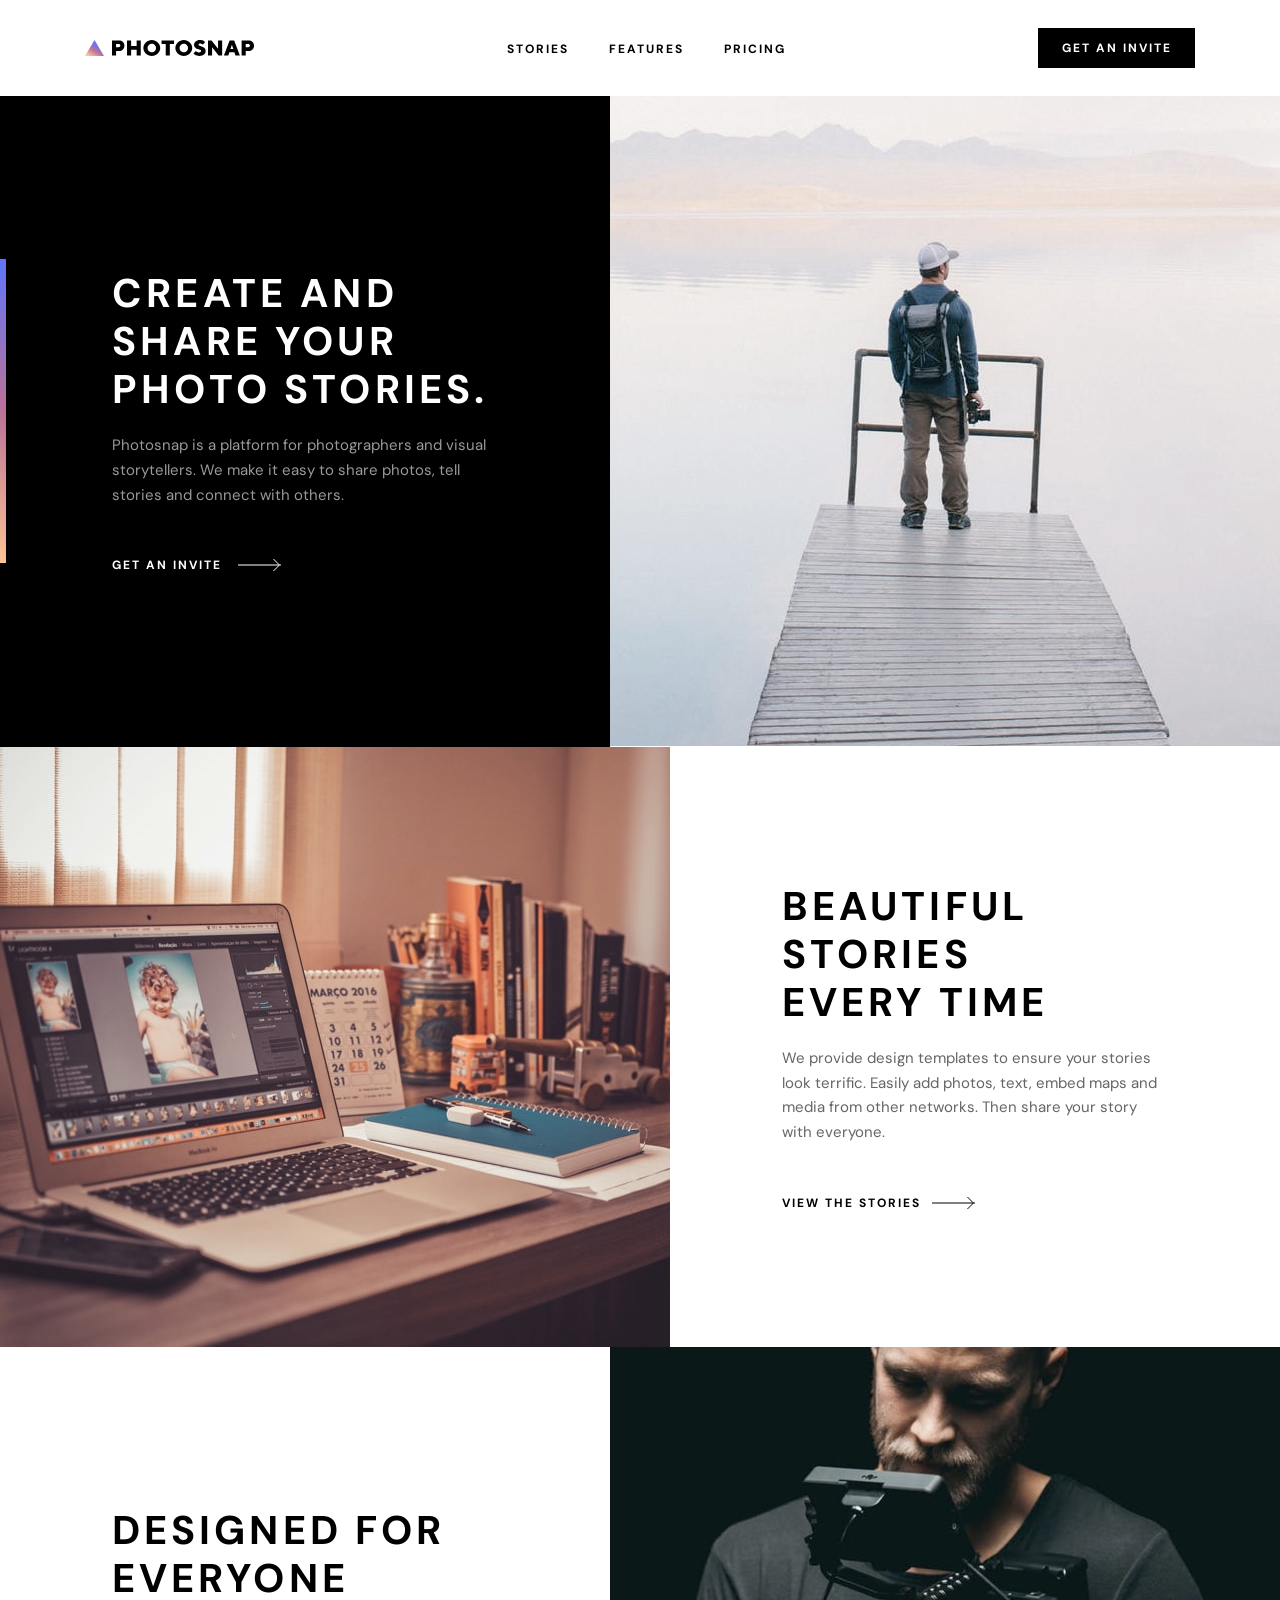
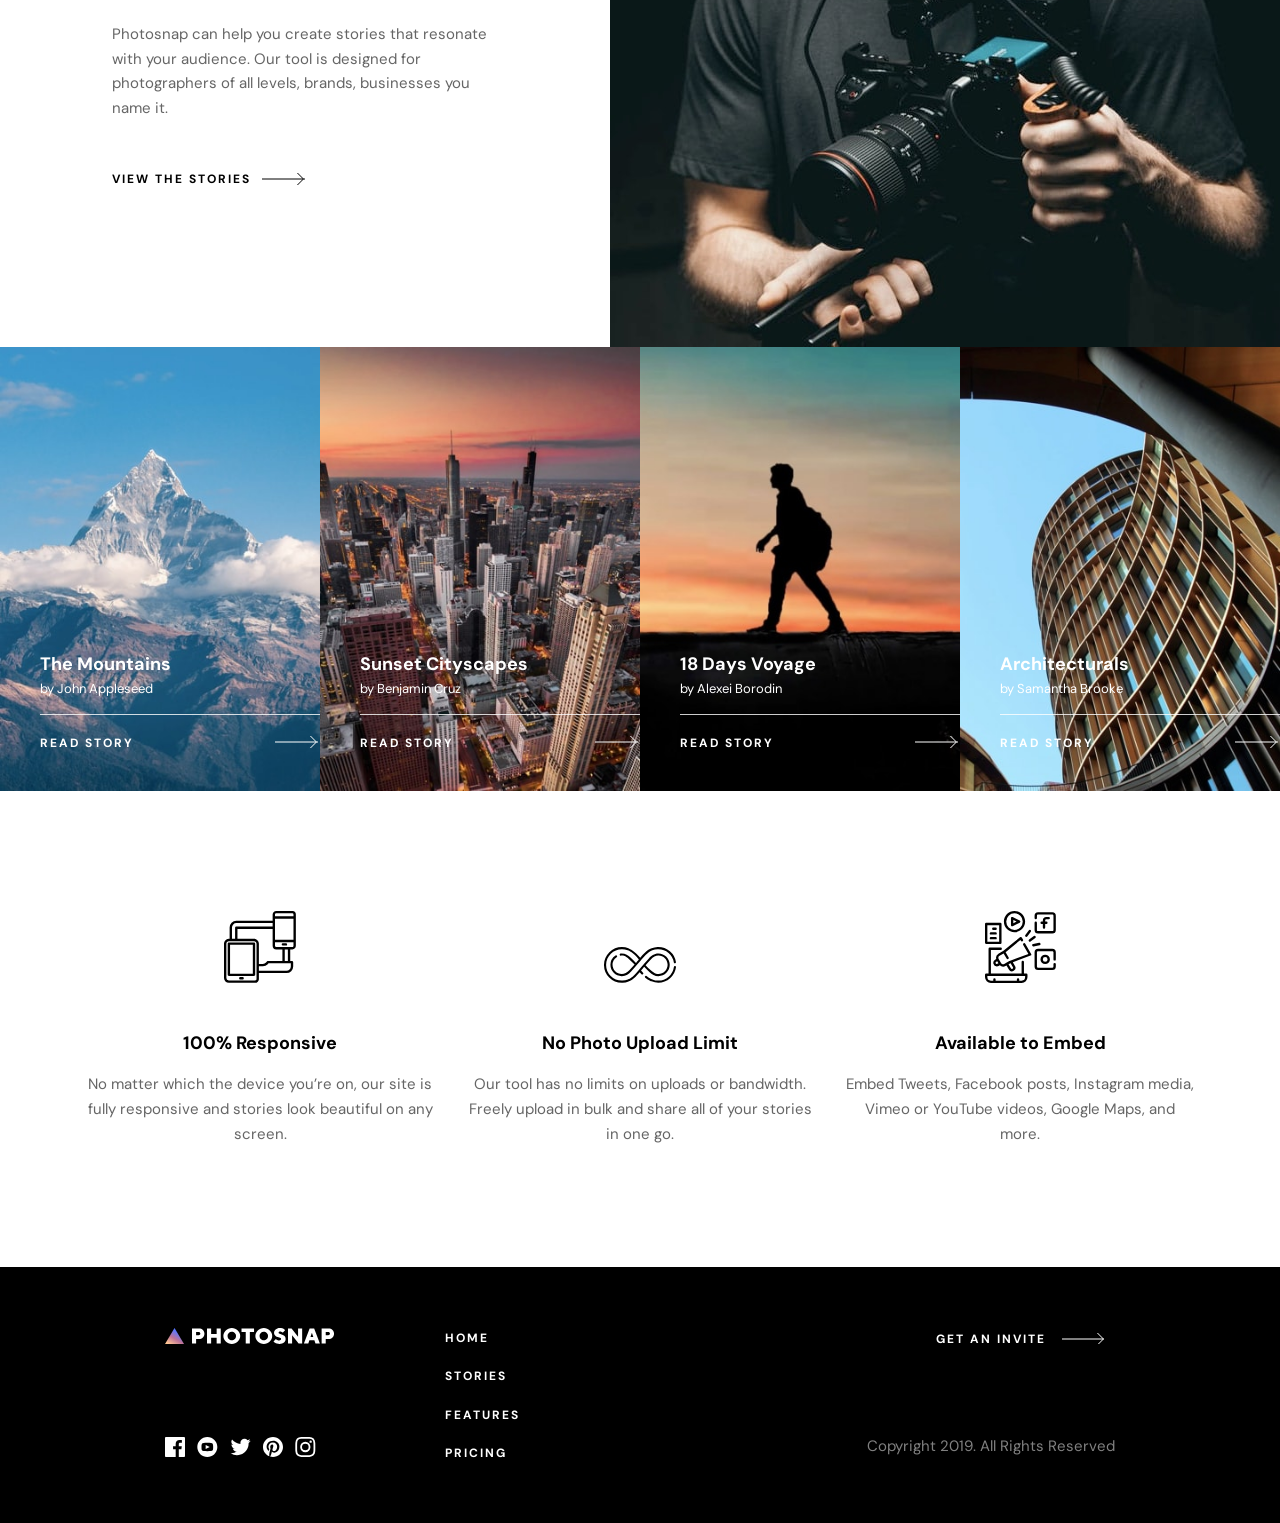
<file: index.html>
<!doctype html>
<html lang="en">
  <head>
    <meta charset="UTF-8" />
    <meta name="viewport" content="width=device-width, initial-scale=1.0" />

    <link
      rel="icon"
      type="image/png"
      sizes="32x32"
      href="./assets/favicon-32x32.png"
    />

    <title>Frontend Mentor | Photosnap Website Challenge</title>
    <link rel="stylesheet" href="./css/normalize.css" />
    <link rel="stylesheet" href="./css/style.css" />
  </head>
  <body>
    <header class="header container">
      <div class="header__logo">
        <a href="#"
          ><img src="./assets/shared/desktop/logo.svg" alt="logo photo snap"
        /></a>
      </div>
      <button
        class="menu__button open__button"
        aria-label="open Menu"
        aria-expanded="false"
        aria-controls="navbar"
      >
        <svg xmlns="http://www.w3.org/2000/svg" width="20" height="6">
          <g fill-rule="evenodd"><path d="M0 0h20v1H0zM0 5h20v1H0z" /></g>
        </svg>
      </button>
      <button class="menu__button close__button" aria-label="close Memu">
        <svg xmlns="http://www.w3.org/2000/svg" width="16" height="15">
          <path
            fill-rule="evenodd"
            d="M14.718.075l.707.707L8.707 7.5l6.718 6.718-.707.707L8 8.207l-6.718 6.718-.707-.707L7.293 7.5.575.782l.707-.707L8 6.793 14.718.075z"
          />
        </svg>
      </button>
      <div class="header__block" id="navbar">
        <nav>
          <ul>
            <li>
              <a href="stories.html">Stories</a>
            </li>
            <li>
              <a href="features.html">Features</a>
            </li>
            <li>
              <a href="pricing.html">Pricing</a>
            </li>
          </ul>
        </nav>
        <button class="btn">Get an invite</button>
      </div>
      <div id="overlay" aria-hidden="true"></div>
    </header>
    <main class="main">
      <section class="main__hero">
        <div class="create__hero">
          <div class="create__hero-content">
            <h2>Create and share your photo Stories.</h2>
            <p>
              Photosnap is a platform for photographers and visual storytellers.
              We make it easy to share photos, tell stories and connect with
              others.
            </p>
            <a href="#">Get an invite</a>
          </div>
          <picture class="home__picture">
            <source
              media="(min-width: 1024px)"
              srcset="./assets/home/desktop/create-and-share.jpg"
            />
            <source
              media="(min-width: 768px)"
              srcset="./assets/home/tablet/create-and-share.jpg"
            />
            <!-- Для мобильных (по умолчанию) -->
            <img
              src="./assets/home/mobile/create-and-share.jpg"
              alt="image hero create and share"
              class="hero__img"
            />
          </picture>
        </div>
        <div class="stories__hero">
          <picture class="home__picture">
            <source
              media="(min-width: 1024px)"
              srcset="./assets/home/desktop/beautiful-stories.jpg"
            />
            <source
              media="(min-width: 768px)"
              srcset="./assets/home/tablet/beautiful-stories.jpg"
            />
            <!-- Для мобильных (по умолчанию) -->
            <img
              src="./assets/home/mobile/beautiful-stories.jpg"
              alt="image hero beautiful stories"
              class="hero__img"
            />
          </picture>
          <div class="create__stories-content">
            <h2>Beautiful stories every time</h2>
            <p>
              We provide design templates to ensure your stories look terrific.
              Easily add photos, text, embed maps and media from other networks.
              Then share your story with everyone.
            </p>
            <a href="#">View the stories</a>
          </div>
        </div>
        <div class="designed__hero">
          <div class="create__designed-content">
            <h2>Designed for everyone</h2>
            <p>
              Photosnap can help you create stories that resonate with your
              audience. Our tool is designed for photographers of all levels,
              brands, businesses you name it.
            </p>
            <a href="#"> View the stories </a>
          </div>
          <picture class="home__picture">
            <source
              media="(min-width: 1024px)"
              srcset="./assets/home/desktop/designed-for-everyone.jpg"
            />
            <source
              media="(min-width: 768px)"
              srcset="./assets/home/tablet/designed-for-everyone.jpg"
            />
            <!-- Для мобильных (по умолчанию) -->
            <img
              src="./assets/home/mobile/designed-for-everyone.jpg"
              alt="image hero designed for everyone"
              class="hero__img"
            />
          </picture>
        </div>
      </section>
      <section class="collections">
        <a href="#" class="collections__links">
          <picture>
            <source
              media="(min-width: 1024px)"
              srcset="./assets/stories/desktop/mountains.jpg"
            />
            <!-- Для мобильных (по умолчанию) -->
            <img
              src="./assets/stories/mobile/mountains.jpg"
              alt="image hero mountains"
              class="hero__img"
            />
          </picture>
          <div class="collections__content">
            <h4>The Mountains</h4>
            <p>by John Appleseed</p>
            <span>Read Story</span>
          </div>
        </a>
        <a href="#" class="collections__links">
          <picture>
            <source
              media="(min-width: 1024px)"
              srcset="./assets/stories/desktop/cityscapes.jpg"
            />
            <img
              src="./assets/stories/mobile/cityscapes.jpg"
              alt="image hero cityscapes"
              class="hero__img"
            />
          </picture>
          <div class="collections__content">
            <h4>Sunset Cityscapes</h4>
            <p>by Benjamin Cruz</p>
            <span>Read Story</span>
          </div>
        </a>
        <a href="#" class="collections__links">
          <picture>
            <source
              media="(min-width: 1024px)"
              srcset="./assets/stories/desktop/18-days-voyage.jpg"
            />
            <img
              src="./assets/stories/mobile/18-days-voyage.jpg"
              alt="image hero 18 days voyage"
              class="hero__img"
            />
          </picture>
          <div class="collections__content">
            <h4>18 Days Voyage</h4>
            <p>by Alexei Borodin</p>
            <span>Read Story</span>
          </div>
        </a>
        <a href="#" class="collections__links">
          <picture>
            <source
              media="(min-width: 1024px)"
              srcset="./assets/stories/desktop/architecturals.jpg"
            />
            <img
              src="./assets/stories/mobile/architecturals.jpg"
              alt="image hero architecturals"
              class="hero__img"
            />
          </picture>
          <div class="collections__content">
            <h4>Architecturals</h4>
            <p>by Samantha Brooke</p>
            <span>Read Story</span>
          </div>
        </a>
      </section>
      <section class="services container">
        <div class="services__block">
          <img
            src="./assets/features/desktop/responsive.svg"
            alt="responsive images"
          />
          <h4>100% Responsive</h4>
          <p>
            No matter which the device you’re on, our site is fully responsive
            and stories look beautiful on any screen.
          </p>
        </div>
        <div class="services__block">
          <img
            src="./assets/features/desktop/no-limit.svg"
            alt="no limit images"
          />
          <h4>No Photo Upload Limit</h4>
          <p>
            Our tool has no limits on uploads or bandwidth. Freely upload in
            bulk and share all of your stories in one go.
          </p>
        </div>
        <div class="services__block">
          <img src="./assets/features/desktop/embed.svg" alt="embed images" />
          <h4>Available to Embed</h4>
          <p>
            Embed Tweets, Facebook posts, Instagram media, Vimeo or YouTube
            videos, Google Maps, and more.
          </p>
        </div>
      </section>
      <!-- Видео про нестинг - посмотреть какой сайт использовал автор -->
    </main>
    <footer class="footer">
      <div class="footer__left">
        <div class="footer__logo">
          <a href="#">          <svg xmlns="http://www.w3.org/2000/svg" width="170" height="16">
            <defs>
              <linearGradient id="a" x1="0%" x2="50%" y1="85.457%" y2="14.543%">
                <stop offset="0%" stop-color="#FFC593" />
                <stop offset="51.945%" stop-color="#BC7198" />
                <stop offset="100%" stop-color="#5A77FF" />
              </linearGradient>
            </defs>
            <g fill="none" fill-rule="evenodd">
              <path
                class="logo-text"
                fill="#000"
                fill-rule="nonzero"
                d="M31.108 15.568v-4.541h2.703c.836 0 1.6-.133 2.292-.4a5.19 5.19 0 001.773-1.113 5.1 5.1 0 001.146-1.676c.273-.642.41-1.344.41-2.108 0-.75-.137-1.449-.41-2.098a5.072 5.072 0 00-1.146-1.686A5.19 5.19 0 0036.103.832c-.692-.266-1.456-.4-2.292-.4H27v15.136h4.108zm2.487-8.217h-2.487V4.108h2.487c.49 0 .9.162 1.232.487.332.324.497.702.497 1.135 0 .432-.165.81-.497 1.135-.332.324-.742.486-1.232.486zm12.54 8.217V9.73h5.514v5.838h4.108V.432h-4.108v5.622h-5.514V.432h-4.108v15.136h4.108zM66.784 16a8.616 8.616 0 003.319-.638 8.401 8.401 0 002.68-1.74 8.192 8.192 0 001.785-2.552c.432-.965.648-1.989.648-3.07a7.428 7.428 0 00-.648-3.07 8.192 8.192 0 00-1.784-2.552 8.401 8.401 0 00-2.681-1.74A8.616 8.616 0 0066.783 0c-1.196 0-2.306.213-3.329.638a8.432 8.432 0 00-2.67 1.74A8.192 8.192 0 0059 4.93 7.428 7.428 0 0058.351 8c0 1.081.217 2.105.649 3.07a8.192 8.192 0 001.784 2.552 8.432 8.432 0 002.67 1.74c1.023.425 2.133.638 3.33.638zm0-3.676A4.285 4.285 0 0165.119 12a3.942 3.942 0 01-1.34-.908 4.33 4.33 0 01-.887-1.373A4.479 4.479 0 0162.568 8c0-.62.108-1.193.324-1.719a4.33 4.33 0 01.886-1.373c.375-.39.822-.692 1.34-.908a4.285 4.285 0 011.666-.324c.59 0 1.142.108 1.654.324.512.216.958.519 1.34.908.382.39.681.847.898 1.373.216.526.324 1.1.324 1.719 0 .62-.108 1.193-.324 1.719a4.236 4.236 0 01-.898 1.373c-.382.39-.828.692-1.34.908a4.206 4.206 0 01-1.654.324zm18.054 3.244V4.108h4.216V.432h-12.54v3.676h4.216v11.46h4.108zM98.784 16a8.616 8.616 0 003.319-.638 8.401 8.401 0 002.68-1.74 8.192 8.192 0 001.785-2.552c.432-.965.648-1.989.648-3.07a7.428 7.428 0 00-.648-3.07 8.192 8.192 0 00-1.784-2.552 8.401 8.401 0 00-2.681-1.74A8.616 8.616 0 0098.783 0c-1.196 0-2.306.213-3.329.638a8.432 8.432 0 00-2.67 1.74A8.192 8.192 0 0091 4.93 7.428 7.428 0 0090.351 8c0 1.081.217 2.105.649 3.07a8.192 8.192 0 001.784 2.552 8.432 8.432 0 002.67 1.74c1.023.425 2.133.638 3.33.638zm0-3.676A4.285 4.285 0 0197.119 12a3.942 3.942 0 01-1.34-.908 4.33 4.33 0 01-.887-1.373A4.479 4.479 0 0194.568 8c0-.62.108-1.193.324-1.719a4.33 4.33 0 01.886-1.373c.375-.39.822-.692 1.34-.908a4.285 4.285 0 011.666-.324c.59 0 1.142.108 1.654.324.512.216.958.519 1.34.908.382.39.681.847.898 1.373.216.526.324 1.1.324 1.719 0 .62-.108 1.193-.324 1.719a4.236 4.236 0 01-.898 1.373c-.382.39-.828.692-1.34.908a4.206 4.206 0 01-1.654.324zM114.568 16c.95 0 1.801-.133 2.55-.4.75-.267 1.385-.627 1.904-1.081.519-.454.915-.98 1.189-1.578.274-.599.41-1.236.41-1.914 0-.88-.172-1.6-.518-2.162a4.35 4.35 0 00-1.298-1.362 6.98 6.98 0 00-1.697-.822l-1.697-.562a7.533 7.533 0 01-1.297-.551c-.346-.195-.52-.465-.52-.811 0-.332.148-.63.444-.898.295-.266.688-.4 1.178-.4.375 0 .714.062 1.016.184.303.123.563.263.779.422.26.173.49.367.692.584l2.378-2.487a5.559 5.559 0 00-1.276-1.08c-.432-.275-.98-.523-1.643-.747C116.5.112 115.706 0 114.784 0c-.865 0-1.65.13-2.357.39-.706.259-1.308.605-1.805 1.037-.498.432-.883.93-1.157 1.492a3.908 3.908 0 00-.41 1.73c0 .879.172 1.6.518 2.162a4.35 4.35 0 001.297 1.362 6.98 6.98 0 001.698.822c.612.201 1.178.389 1.697.562.519.173.951.357 1.297.551.346.195.52.465.52.81 0 .433-.174.812-.52 1.136-.346.324-.821.487-1.427.487-.49 0-.933-.083-1.33-.25a5.466 5.466 0 01-1.027-.55 5.352 5.352 0 01-.886-.822l-2.378 2.486c.432.49.944.923 1.535 1.298.504.331 1.131.63 1.88.897.75.267 1.63.4 2.639.4zm12.54-.432V7.135l6.508 8.433h3.546V.432h-4.108v8.433L126.568.432H123v15.136h4.108zm16.216 0l1.081-3.244h4.973l1.081 3.244h4.433L149.162.432h-4.54l-5.73 15.136h4.432zm4.973-6.487h-2.81l1.405-4.432 1.405 4.432zm12.433 6.487v-4.541h2.702c.836 0 1.6-.133 2.292-.4a5.19 5.19 0 001.773-1.113 5.1 5.1 0 001.146-1.676c.274-.642.411-1.344.411-2.108 0-.75-.137-1.449-.41-2.098a5.072 5.072 0 00-1.147-1.686 5.19 5.19 0 00-1.773-1.114c-.692-.266-1.456-.4-2.292-.4h-6.81v15.136h4.108zm2.486-8.217h-2.486V4.108h2.486c.49 0 .901.162 1.233.487.331.324.497.702.497 1.135 0 .432-.166.81-.497 1.135-.332.324-.743.486-1.233.486z"
              />
              <path fill="url(#a)" d="M0 16L9.5 0 19 16z" />
            </g>
          </svg></a>
        </div>
          <nav>
            <ul>
              <li><a href="#">Home</a></li>
              <li><a href="stories.html">Stories</a></li>
              <li><a href="features.html">Features</a></li>
              <li><a href="pricing.html">Pricing</a></li>
            </ul>
          </nav>
          <div class="footer__social">
            <ul>
              <li>
                <a href="#"
                  ><svg
                    class="social-icon icon-facebook"
                    xmlns="http://www.w3.org/2000/svg"
                    width="20"
                    height="20"
                  >
                    <defs>
                      <linearGradient
                        id="fbook-grad"
                        x1="100%"
                        x2="0%"
                        y1="0%"
                        y2="100%"
                      >
                        <stop offset="0%" stop-color="#63AFDB" />
                        <stop offset="100%" stop-color="#6028F1" />
                      </linearGradient>
                    </defs>
                    <path
                      fill="#FFFFFF"
                      d="M18.896 0H1.104C.494 0 0 .494 0 1.104v17.793C0 19.506.494 20 1.104 20h9.58v-7.745H8.076V9.237h2.606V7.01c0-2.583 1.578-3.99 3.883-3.99 1.104 0 2.052.082 2.329.119v2.7h-1.598c-1.254 0-1.496.597-1.496 1.47v1.928h2.989l-.39 3.018h-2.6V20h5.098c.608 0 1.102-.494 1.102-1.104V1.104C20 .494 19.506 0 18.896 0z"
                    /></svg
                ></a>
              </li>
              <li>
                <a href="#"
                  ><svg
                    class="social-icon icon-youtube"
                    xmlns="http://www.w3.org/2000/svg"
                    width="21"
                    height="20"
                  >
                    <defs>
                      <linearGradient
                        id="ytube-grad"
                        x1="0%"
                        x2="100%"
                        y1="100%"
                        y2="0%"
                      >
                        <stop offset="0%" stop-color="#D3205A" />
                        <stop offset="100%" stop-color="#FF5A5A" />
                      </linearGradient>
                    </defs>
                    <path
                      fill="#FFFFFF"
                      d="M43.33 0c-5.523 0-10 4.478-10 10 0 5.523 4.477 10 10 10s10-4.477 10-10c0-5.522-4.477-10-10-10zm3.7 14.077c-1.75.12-5.653.12-7.402 0-1.896-.13-2.117-1.059-2.131-4.077.014-3.024.237-3.947 2.131-4.077 1.75-.12 5.652-.12 7.403 0 1.897.13 2.117 1.059 2.132 4.077-.015 3.024-.237 3.947-2.132 4.077zm-5.367-6.029l4.098 1.949-4.098 1.955V8.048z"
                      transform="translate(-33)"
                    /></svg
                ></a>
              </li>
              <li>
                <a href="#"
                  ><svg
                    class="social-icon icon-twitter"
                    xmlns="http://www.w3.org/2000/svg"
                    width="21"
                    height="18"
                  >
                    <defs>
                      <linearGradient
                        id="twit-grad"
                        x1="100%"
                        x2="0%"
                        y1="16.979%"
                        y2="83.021%"
                      >
                        <stop offset="0%" stop-color="#65FFEB" />
                        <stop offset="100%" stop-color="#27718A" />
                      </linearGradient>
                    </defs>
                    <path
                      fill="#ffffff"
                      d="M86.66 3.797a8.192 8.192 0 01-2.357.646 4.11 4.11 0 001.805-2.27 8.22 8.22 0 01-2.606.996 4.096 4.096 0 00-2.995-1.296c-2.65 0-4.596 2.472-3.998 5.038a11.648 11.648 0 01-8.457-4.287 4.109 4.109 0 001.27 5.478 4.086 4.086 0 01-1.858-.513c-.045 1.901 1.318 3.68 3.291 4.075a4.113 4.113 0 01-1.853.07 4.106 4.106 0 003.833 2.85 8.25 8.25 0 01-6.075 1.7 11.616 11.616 0 006.29 1.843c7.618 0 11.922-6.434 11.662-12.205a8.354 8.354 0 002.048-2.124z"
                      transform="translate(-66 -1)"
                    /></svg
                ></a>
              </li>
              <li>
                <a href="#"
                  ><svg
                    class="social-icon icon-print"
                    xmlns="http://www.w3.org/2000/svg"
                    width="20"
                    height="20"
                  >
                    <defs>
                      <linearGradient
                        id="print-grad"
                        x1="100%"
                        x2="0%"
                        y1="0%"
                        y2="100%"
                      >
                        <stop offset="0%" stop-color="#F6C683" />
                        <stop offset="100%" stop-color="#DE3838" />
                      </linearGradient>
                    </defs>
                    <path
                      fill="#ffffff"
                      d="M109.99 0c-5.522 0-10 4.477-10 10 0 4.237 2.636 7.855 6.356 9.312-.088-.791-.167-2.005.035-2.868.181-.78 1.172-4.97 1.172-4.97s-.299-.6-.299-1.486c0-1.39.806-2.428 1.81-2.428.852 0 1.264.64 1.264 1.408 0 .858-.546 2.14-.828 3.33-.236.995.5 1.807 1.48 1.807 1.778 0 3.144-1.874 3.144-4.58 0-2.393-1.72-4.068-4.176-4.068-2.845 0-4.515 2.135-4.515 4.34 0 .859.33 1.781.744 2.281a.3.3 0 01.069.288l-.278 1.133c-.044.183-.145.223-.335.134-1.249-.581-2.03-2.407-2.03-3.874 0-3.154 2.292-6.052 6.608-6.052 3.469 0 6.165 2.473 6.165 5.776 0 3.447-2.173 6.22-5.19 6.22-1.013 0-1.965-.525-2.291-1.148l-.623 2.378c-.226.869-.835 1.958-1.244 2.621.937.29 1.931.446 2.962.446 5.523 0 10-4.477 10-10s-4.477-10-10-10z"
                      transform="translate(-100)"
                    /></svg
                ></a>
              </li>
              <li>
                <a href="#"
                  ><svg
                    class="social-icon icon-insta"
                    xmlns="http://www.w3.org/2000/svg"
                    width="21"
                    height="20"
                  >
                    <defs>
                      <linearGradient
                        id="insta-grad"
                        x1="0%"
                        x2="50%"
                        y1="100%"
                        y2="0%"
                      >
                        <stop offset="0%" stop-color="#FFC593" />
                        <stop offset="51.945%" stop-color="#BC7198" />
                        <stop offset="100%" stop-color="#5A77FF" />
                      </linearGradient>
                    </defs>
                    <path
                      fill="#ffffff"
                      d="M143.32 1.802c2.67 0 2.987.01 4.042.059 2.71.123 3.976 1.409 4.099 4.099.048 1.054.057 1.37.057 4.04 0 2.672-.01 2.988-.057 4.042-.124 2.687-1.387 3.975-4.1 4.099-1.054.048-1.37.058-4.041.058-2.67 0-2.987-.01-4.04-.058-2.718-.124-3.977-1.416-4.1-4.1-.048-1.054-.058-1.37-.058-4.041 0-2.67.01-2.986.058-4.04.124-2.69 1.387-3.977 4.1-4.1 1.054-.048 1.37-.058 4.04-.058zm0-1.802c-2.716 0-3.056.012-4.123.06-3.631.167-5.65 2.182-5.816 5.817-.05 1.067-.061 1.407-.061 4.123s.012 3.057.06 4.123c.167 3.632 2.182 5.65 5.817 5.817 1.067.048 1.407.06 4.123.06s3.057-.012 4.123-.06c3.629-.167 5.652-2.182 5.816-5.817.05-1.066.061-1.407.061-4.123s-.012-3.056-.06-4.122c-.163-3.629-2.18-5.65-5.816-5.817C146.377.01 146.036 0 143.32 0zm0 4.865a5.135 5.135 0 100 10.27 5.135 5.135 0 000-10.27zm0 8.468a3.333 3.333 0 110-6.666 3.333 3.333 0 010 6.666zm5.338-9.87a1.2 1.2 0 100 2.4 1.2 1.2 0 000-2.4z"
                      transform="translate(-133)"
                    /></svg
                ></a>
              </li>
            </ul>
          </div>
      </div>
      <div class="footer__right">
        <a href="#">Get an invite</a>
        <p>Copyright 2019. All Rights Reserved</p>
      </div>
    </footer>
    <script src="app.js" defer></script>
  </body>
</html>
</file>
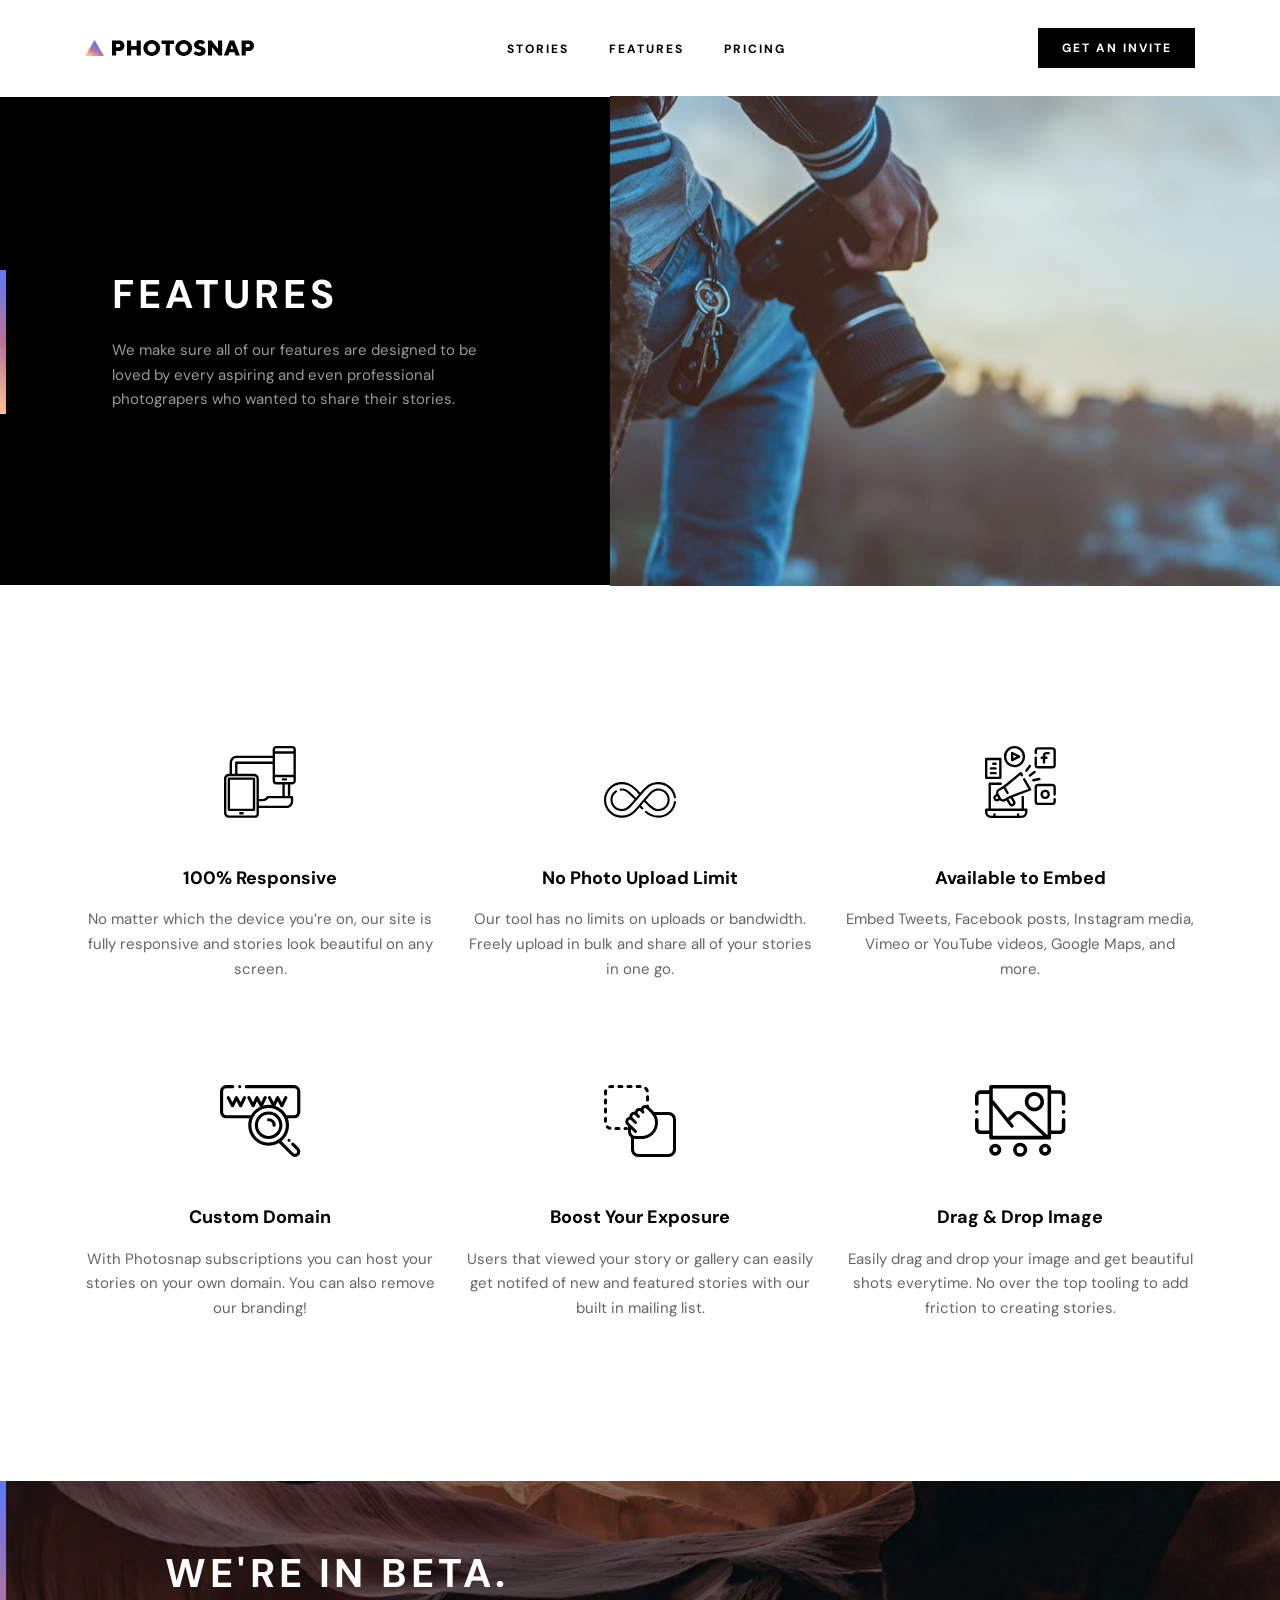
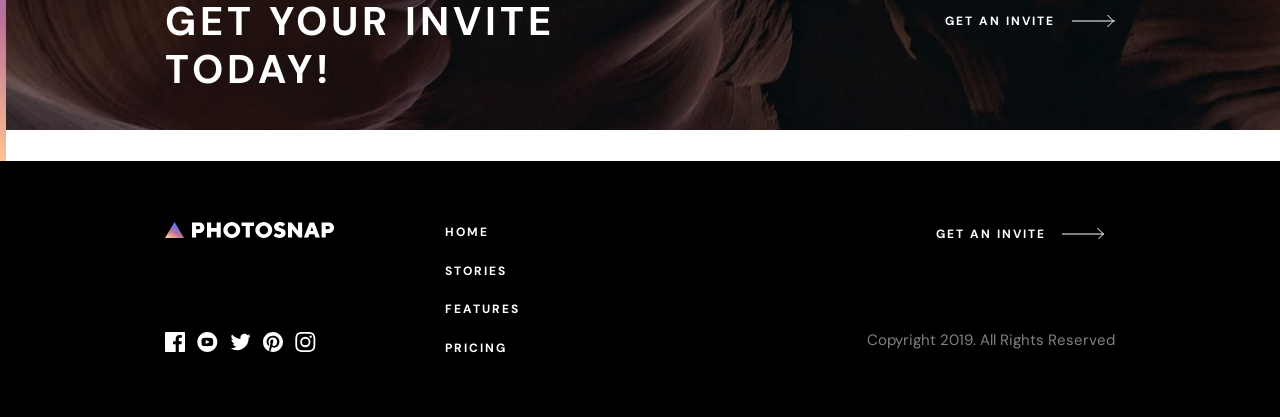
<file: features.html>
<!doctype html>
<html lang="en">
  <head>
    <meta charset="UTF-8" />
    <meta name="viewport" content="width=device-width, initial-scale=1.0" />

    <link
      rel="icon"
      type="image/png"
      sizes="32x32"
      href="./assets/favicon-32x32.png"
    />

    <title>Frontend Mentor | Photosnap Website Challenge</title>
    <link rel="stylesheet" href="./css/normalize.css" />
    <link rel="stylesheet" href="./css/style.css" />
  </head>
  <body>
    <header class="header container">
      <div class="header__logo">
        <a href="index.html"
          ><img src="./assets/shared/desktop/logo.svg" alt="logo photo snap"
        /></a>
      </div>
      <button
        class="menu__button open__button"
        aria-label="open Menu"
        aria-expanded="false"
        aria-controls="navbar"
      >
        <svg xmlns="http://www.w3.org/2000/svg" width="20" height="6">
          <g fill-rule="evenodd"><path d="M0 0h20v1H0zM0 5h20v1H0z" /></g>
        </svg>
      </button>
      <button class="menu__button close__button" aria-label="close Memu">
        <svg xmlns="http://www.w3.org/2000/svg" width="16" height="15">
          <path
            fill-rule="evenodd"
            d="M14.718.075l.707.707L8.707 7.5l6.718 6.718-.707.707L8 8.207l-6.718 6.718-.707-.707L7.293 7.5.575.782l.707-.707L8 6.793 14.718.075z"
          />
        </svg>
      </button>
      <div class="header__block" id="navbar">
        <nav>
          <ul>
            <li>
              <a href="stories.html">Stories</a>
            </li>
            <li>
              <a href="#">Features</a>
            </li>
            <li>
              <a href="pricing.html">Pricing</a>
            </li>
          </ul>
        </nav>
        <button class="btn">Get an invite</button>
      </div>
      <div id="overlay" aria-hidden="true"></div>
    </header>
    <main class="main">
      <section class="features__hero">
        <div class="features__hero-content">
          <h2>Features</h2>
          <p>
            We make sure all of our features are designed to be loved by every
            aspiring and even professional photograpers who wanted to share
            their stories.
          </p>
        </div>
        <picture class="home__picture">
          <source
            media="(min-width: 1024px)"
            srcset="./assets/features/desktop/hero.jpg"
          />
          <source
            media="(min-width: 768px)"
            srcset="./assets/features/tablet/hero.jpg"
          />
          <img
            src="./assets/features/mobile/hero.jpg"
            alt="image features hero"
            class="hero__img"
          />
        </picture>
      </section>
      <section class="features__services container">
        <div class="services__block">
          <img
            src="./assets/features/desktop/responsive.svg"
            alt="responsive images"
          />
          <h4>100% Responsive</h4>
          <p>
            No matter which the device you’re on, our site is fully responsive
            and stories look beautiful on any screen.
          </p>
        </div>
        <div class="services__block">
          <img
            src="./assets/features/desktop/no-limit.svg"
            alt="no limit images"
          />
          <h4>No Photo Upload Limit</h4>
          <p>
            Our tool has no limits on uploads or bandwidth. Freely upload in
            bulk and share all of your stories in one go.
          </p>
        </div>
        <div class="services__block">
          <img src="./assets/features/desktop/embed.svg" alt="embed images" />
          <h4>Available to Embed</h4>
          <p>
            Embed Tweets, Facebook posts, Instagram media, Vimeo or YouTube
            videos, Google Maps, and more.
          </p>
        </div>
        <div class="services__block">
          <img
            src="./assets/features/desktop/custom-domain.svg"
            alt="custom domain images"
          />
          <h4>Custom Domain</h4>
          <p>
            With Photosnap subscriptions you can host your stories on your own
            domain. You can also remove our branding!
          </p>
        </div>
        <div class="services__block">
          <img
            src="./assets/features/desktop/boost-exposure.svg"
            alt="boost exposure images"
          />
          <h4>Boost Your Exposure</h4>
          <p>
            Users that viewed your story or gallery can easily get notifed of
            new and featured stories with our built in mailing list.
          </p>
        </div>
        <div class="services__block">
          <img
            src="./assets/features/desktop/drag-drop.svg"
            alt="dragdrop images"
          />
          <h4>Drag & Drop Image</h4>
          <p>
            Easily drag and drop your image and get beautiful shots everytime.
            No over the top tooling to add friction to creating stories.
          </p>
        </div>
      </section>
      <section class="beta__invite">
        <picture class="invite__picture">
          <source
            media="(min-width: 1024px)"
            srcset="./assets/shared/desktop/bg-beta.jpg"
          />
          <source
            media="(min-width: 768px)"
            srcset="./assets/shared/tablet/bg-beta.jpg"
          />
          <img
            src="./assets/shared/desktop/bg-beta.jpg"
            alt="image invite background"
            class="beta__img"
          />
        </picture>
        <div class="invite__content">
          <h2>We're in Beta. Get your invite today!</h2>
          <a href="#">Get an invite</a>
        </div>
      </section>
    </main>
    <footer class="footer">
      <div class="footer__left">
        <div class="footer__logo">
          <svg xmlns="http://www.w3.org/2000/svg" width="170" height="16">
            <defs>
              <linearGradient id="a" x1="0%" x2="50%" y1="85.457%" y2="14.543%">
                <stop offset="0%" stop-color="#FFC593" />
                <stop offset="51.945%" stop-color="#BC7198" />
                <stop offset="100%" stop-color="#5A77FF" />
              </linearGradient>
            </defs>
            <g fill="none" fill-rule="evenodd">
              <path
                class="logo-text"
                fill="#000"
                fill-rule="nonzero"
                d="M31.108 15.568v-4.541h2.703c.836 0 1.6-.133 2.292-.4a5.19 5.19 0 001.773-1.113 5.1 5.1 0 001.146-1.676c.273-.642.41-1.344.41-2.108 0-.75-.137-1.449-.41-2.098a5.072 5.072 0 00-1.146-1.686A5.19 5.19 0 0036.103.832c-.692-.266-1.456-.4-2.292-.4H27v15.136h4.108zm2.487-8.217h-2.487V4.108h2.487c.49 0 .9.162 1.232.487.332.324.497.702.497 1.135 0 .432-.165.81-.497 1.135-.332.324-.742.486-1.232.486zm12.54 8.217V9.73h5.514v5.838h4.108V.432h-4.108v5.622h-5.514V.432h-4.108v15.136h4.108zM66.784 16a8.616 8.616 0 003.319-.638 8.401 8.401 0 002.68-1.74 8.192 8.192 0 001.785-2.552c.432-.965.648-1.989.648-3.07a7.428 7.428 0 00-.648-3.07 8.192 8.192 0 00-1.784-2.552 8.401 8.401 0 00-2.681-1.74A8.616 8.616 0 0066.783 0c-1.196 0-2.306.213-3.329.638a8.432 8.432 0 00-2.67 1.74A8.192 8.192 0 0059 4.93 7.428 7.428 0 0058.351 8c0 1.081.217 2.105.649 3.07a8.192 8.192 0 001.784 2.552 8.432 8.432 0 002.67 1.74c1.023.425 2.133.638 3.33.638zm0-3.676A4.285 4.285 0 0165.119 12a3.942 3.942 0 01-1.34-.908 4.33 4.33 0 01-.887-1.373A4.479 4.479 0 0162.568 8c0-.62.108-1.193.324-1.719a4.33 4.33 0 01.886-1.373c.375-.39.822-.692 1.34-.908a4.285 4.285 0 011.666-.324c.59 0 1.142.108 1.654.324.512.216.958.519 1.34.908.382.39.681.847.898 1.373.216.526.324 1.1.324 1.719 0 .62-.108 1.193-.324 1.719a4.236 4.236 0 01-.898 1.373c-.382.39-.828.692-1.34.908a4.206 4.206 0 01-1.654.324zm18.054 3.244V4.108h4.216V.432h-12.54v3.676h4.216v11.46h4.108zM98.784 16a8.616 8.616 0 003.319-.638 8.401 8.401 0 002.68-1.74 8.192 8.192 0 001.785-2.552c.432-.965.648-1.989.648-3.07a7.428 7.428 0 00-.648-3.07 8.192 8.192 0 00-1.784-2.552 8.401 8.401 0 00-2.681-1.74A8.616 8.616 0 0098.783 0c-1.196 0-2.306.213-3.329.638a8.432 8.432 0 00-2.67 1.74A8.192 8.192 0 0091 4.93 7.428 7.428 0 0090.351 8c0 1.081.217 2.105.649 3.07a8.192 8.192 0 001.784 2.552 8.432 8.432 0 002.67 1.74c1.023.425 2.133.638 3.33.638zm0-3.676A4.285 4.285 0 0197.119 12a3.942 3.942 0 01-1.34-.908 4.33 4.33 0 01-.887-1.373A4.479 4.479 0 0194.568 8c0-.62.108-1.193.324-1.719a4.33 4.33 0 01.886-1.373c.375-.39.822-.692 1.34-.908a4.285 4.285 0 011.666-.324c.59 0 1.142.108 1.654.324.512.216.958.519 1.34.908.382.39.681.847.898 1.373.216.526.324 1.1.324 1.719 0 .62-.108 1.193-.324 1.719a4.236 4.236 0 01-.898 1.373c-.382.39-.828.692-1.34.908a4.206 4.206 0 01-1.654.324zM114.568 16c.95 0 1.801-.133 2.55-.4.75-.267 1.385-.627 1.904-1.081.519-.454.915-.98 1.189-1.578.274-.599.41-1.236.41-1.914 0-.88-.172-1.6-.518-2.162a4.35 4.35 0 00-1.298-1.362 6.98 6.98 0 00-1.697-.822l-1.697-.562a7.533 7.533 0 01-1.297-.551c-.346-.195-.52-.465-.52-.811 0-.332.148-.63.444-.898.295-.266.688-.4 1.178-.4.375 0 .714.062 1.016.184.303.123.563.263.779.422.26.173.49.367.692.584l2.378-2.487a5.559 5.559 0 00-1.276-1.08c-.432-.275-.98-.523-1.643-.747C116.5.112 115.706 0 114.784 0c-.865 0-1.65.13-2.357.39-.706.259-1.308.605-1.805 1.037-.498.432-.883.93-1.157 1.492a3.908 3.908 0 00-.41 1.73c0 .879.172 1.6.518 2.162a4.35 4.35 0 001.297 1.362 6.98 6.98 0 001.698.822c.612.201 1.178.389 1.697.562.519.173.951.357 1.297.551.346.195.52.465.52.81 0 .433-.174.812-.52 1.136-.346.324-.821.487-1.427.487-.49 0-.933-.083-1.33-.25a5.466 5.466 0 01-1.027-.55 5.352 5.352 0 01-.886-.822l-2.378 2.486c.432.49.944.923 1.535 1.298.504.331 1.131.63 1.88.897.75.267 1.63.4 2.639.4zm12.54-.432V7.135l6.508 8.433h3.546V.432h-4.108v8.433L126.568.432H123v15.136h4.108zm16.216 0l1.081-3.244h4.973l1.081 3.244h4.433L149.162.432h-4.54l-5.73 15.136h4.432zm4.973-6.487h-2.81l1.405-4.432 1.405 4.432zm12.433 6.487v-4.541h2.702c.836 0 1.6-.133 2.292-.4a5.19 5.19 0 001.773-1.113 5.1 5.1 0 001.146-1.676c.274-.642.411-1.344.411-2.108 0-.75-.137-1.449-.41-2.098a5.072 5.072 0 00-1.147-1.686 5.19 5.19 0 00-1.773-1.114c-.692-.266-1.456-.4-2.292-.4h-6.81v15.136h4.108zm2.486-8.217h-2.486V4.108h2.486c.49 0 .901.162 1.233.487.331.324.497.702.497 1.135 0 .432-.166.81-.497 1.135-.332.324-.743.486-1.233.486z"
              />
              <path fill="url(#a)" d="M0 16L9.5 0 19 16z" />
            </g>
          </svg>
        </div>
        <nav>
          <ul>
            <li><a href="index.html">Home</a></li>
            <li><a href="stories.html">Stories</a></li>
            <li><a href="#">Features</a></li>
            <li><a href="pricing.html">Pricing</a></li>
          </ul>
        </nav>
        <div class="footer__social">
          <ul>
            <li>
              <a href="#"
                ><svg
                  class="social-icon icon-facebook"
                  xmlns="http://www.w3.org/2000/svg"
                  width="20"
                  height="20"
                >
                  <defs>
                    <linearGradient
                      id="fbook-grad"
                      x1="100%"
                      x2="0%"
                      y1="0%"
                      y2="100%"
                    >
                      <stop offset="0%" stop-color="#63AFDB" />
                      <stop offset="100%" stop-color="#6028F1" />
                    </linearGradient>
                  </defs>
                  <path
                    fill="#FFFFFF"
                    d="M18.896 0H1.104C.494 0 0 .494 0 1.104v17.793C0 19.506.494 20 1.104 20h9.58v-7.745H8.076V9.237h2.606V7.01c0-2.583 1.578-3.99 3.883-3.99 1.104 0 2.052.082 2.329.119v2.7h-1.598c-1.254 0-1.496.597-1.496 1.47v1.928h2.989l-.39 3.018h-2.6V20h5.098c.608 0 1.102-.494 1.102-1.104V1.104C20 .494 19.506 0 18.896 0z"
                  /></svg
              ></a>
            </li>
            <li>
              <a href="#"
                ><svg
                  class="social-icon icon-youtube"
                  xmlns="http://www.w3.org/2000/svg"
                  width="21"
                  height="20"
                >
                  <defs>
                    <linearGradient
                      id="ytube-grad"
                      x1="0%"
                      x2="100%"
                      y1="100%"
                      y2="0%"
                    >
                      <stop offset="0%" stop-color="#D3205A" />
                      <stop offset="100%" stop-color="#FF5A5A" />
                    </linearGradient>
                  </defs>
                  <path
                    fill="#FFFFFF"
                    d="M43.33 0c-5.523 0-10 4.478-10 10 0 5.523 4.477 10 10 10s10-4.477 10-10c0-5.522-4.477-10-10-10zm3.7 14.077c-1.75.12-5.653.12-7.402 0-1.896-.13-2.117-1.059-2.131-4.077.014-3.024.237-3.947 2.131-4.077 1.75-.12 5.652-.12 7.403 0 1.897.13 2.117 1.059 2.132 4.077-.015 3.024-.237 3.947-2.132 4.077zm-5.367-6.029l4.098 1.949-4.098 1.955V8.048z"
                    transform="translate(-33)"
                  /></svg
              ></a>
            </li>
            <li>
              <a href="#"
                ><svg
                  class="social-icon icon-twitter"
                  xmlns="http://www.w3.org/2000/svg"
                  width="21"
                  height="18"
                >
                  <defs>
                    <linearGradient
                      id="twit-grad"
                      x1="100%"
                      x2="0%"
                      y1="16.979%"
                      y2="83.021%"
                    >
                      <stop offset="0%" stop-color="#65FFEB" />
                      <stop offset="100%" stop-color="#27718A" />
                    </linearGradient>
                  </defs>
                  <path
                    fill="#ffffff"
                    d="M86.66 3.797a8.192 8.192 0 01-2.357.646 4.11 4.11 0 001.805-2.27 8.22 8.22 0 01-2.606.996 4.096 4.096 0 00-2.995-1.296c-2.65 0-4.596 2.472-3.998 5.038a11.648 11.648 0 01-8.457-4.287 4.109 4.109 0 001.27 5.478 4.086 4.086 0 01-1.858-.513c-.045 1.901 1.318 3.68 3.291 4.075a4.113 4.113 0 01-1.853.07 4.106 4.106 0 003.833 2.85 8.25 8.25 0 01-6.075 1.7 11.616 11.616 0 006.29 1.843c7.618 0 11.922-6.434 11.662-12.205a8.354 8.354 0 002.048-2.124z"
                    transform="translate(-66 -1)"
                  /></svg
              ></a>
            </li>
            <li>
              <a href="#"
                ><svg
                  class="social-icon icon-print"
                  xmlns="http://www.w3.org/2000/svg"
                  width="20"
                  height="20"
                >
                  <defs>
                    <linearGradient
                      id="print-grad"
                      x1="100%"
                      x2="0%"
                      y1="0%"
                      y2="100%"
                    >
                      <stop offset="0%" stop-color="#F6C683" />
                      <stop offset="100%" stop-color="#DE3838" />
                    </linearGradient>
                  </defs>
                  <path
                    fill="#ffffff"
                    d="M109.99 0c-5.522 0-10 4.477-10 10 0 4.237 2.636 7.855 6.356 9.312-.088-.791-.167-2.005.035-2.868.181-.78 1.172-4.97 1.172-4.97s-.299-.6-.299-1.486c0-1.39.806-2.428 1.81-2.428.852 0 1.264.64 1.264 1.408 0 .858-.546 2.14-.828 3.33-.236.995.5 1.807 1.48 1.807 1.778 0 3.144-1.874 3.144-4.58 0-2.393-1.72-4.068-4.176-4.068-2.845 0-4.515 2.135-4.515 4.34 0 .859.33 1.781.744 2.281a.3.3 0 01.069.288l-.278 1.133c-.044.183-.145.223-.335.134-1.249-.581-2.03-2.407-2.03-3.874 0-3.154 2.292-6.052 6.608-6.052 3.469 0 6.165 2.473 6.165 5.776 0 3.447-2.173 6.22-5.19 6.22-1.013 0-1.965-.525-2.291-1.148l-.623 2.378c-.226.869-.835 1.958-1.244 2.621.937.29 1.931.446 2.962.446 5.523 0 10-4.477 10-10s-4.477-10-10-10z"
                    transform="translate(-100)"
                  /></svg
              ></a>
            </li>
            <li>
              <a href="#"
                ><svg
                  class="social-icon icon-insta"
                  xmlns="http://www.w3.org/2000/svg"
                  width="21"
                  height="20"
                >
                  <defs>
                    <linearGradient
                      id="insta-grad"
                      x1="0%"
                      x2="50%"
                      y1="100%"
                      y2="0%"
                    >
                      <stop offset="0%" stop-color="#FFC593" />
                      <stop offset="51.945%" stop-color="#BC7198" />
                      <stop offset="100%" stop-color="#5A77FF" />
                    </linearGradient>
                  </defs>
                  <path
                    fill="#ffffff"
                    d="M143.32 1.802c2.67 0 2.987.01 4.042.059 2.71.123 3.976 1.409 4.099 4.099.048 1.054.057 1.37.057 4.04 0 2.672-.01 2.988-.057 4.042-.124 2.687-1.387 3.975-4.1 4.099-1.054.048-1.37.058-4.041.058-2.67 0-2.987-.01-4.04-.058-2.718-.124-3.977-1.416-4.1-4.1-.048-1.054-.058-1.37-.058-4.041 0-2.67.01-2.986.058-4.04.124-2.69 1.387-3.977 4.1-4.1 1.054-.048 1.37-.058 4.04-.058zm0-1.802c-2.716 0-3.056.012-4.123.06-3.631.167-5.65 2.182-5.816 5.817-.05 1.067-.061 1.407-.061 4.123s.012 3.057.06 4.123c.167 3.632 2.182 5.65 5.817 5.817 1.067.048 1.407.06 4.123.06s3.057-.012 4.123-.06c3.629-.167 5.652-2.182 5.816-5.817.05-1.066.061-1.407.061-4.123s-.012-3.056-.06-4.122c-.163-3.629-2.18-5.65-5.816-5.817C146.377.01 146.036 0 143.32 0zm0 4.865a5.135 5.135 0 100 10.27 5.135 5.135 0 000-10.27zm0 8.468a3.333 3.333 0 110-6.666 3.333 3.333 0 010 6.666zm5.338-9.87a1.2 1.2 0 100 2.4 1.2 1.2 0 000-2.4z"
                    transform="translate(-133)"
                  /></svg
              ></a>
            </li>
          </ul>
        </div>
      </div>
      <div class="footer__right">
        <a href="#">Get an invite</a>
        <p>Copyright 2019. All Rights Reserved</p>
      </div>
    </footer>
    <script src="app.js" defer></script>
  </body>
</html>
</file>
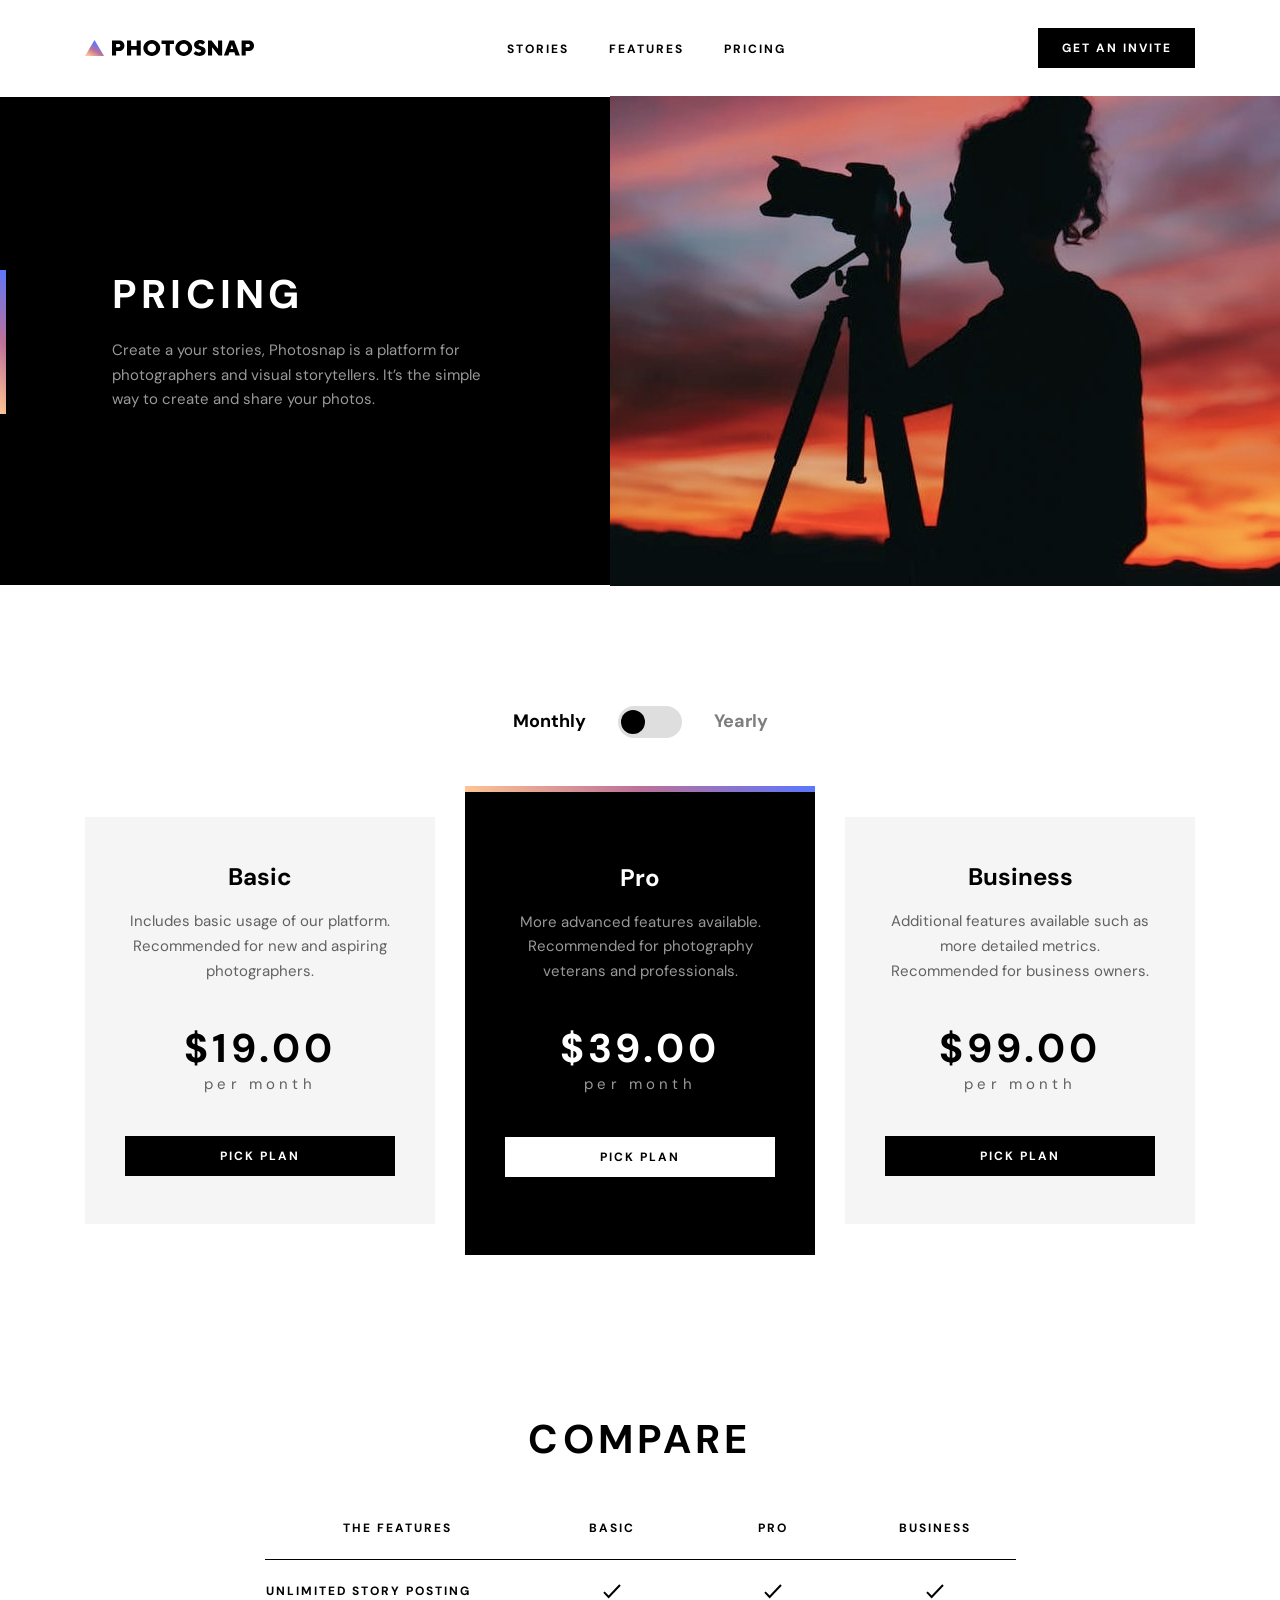
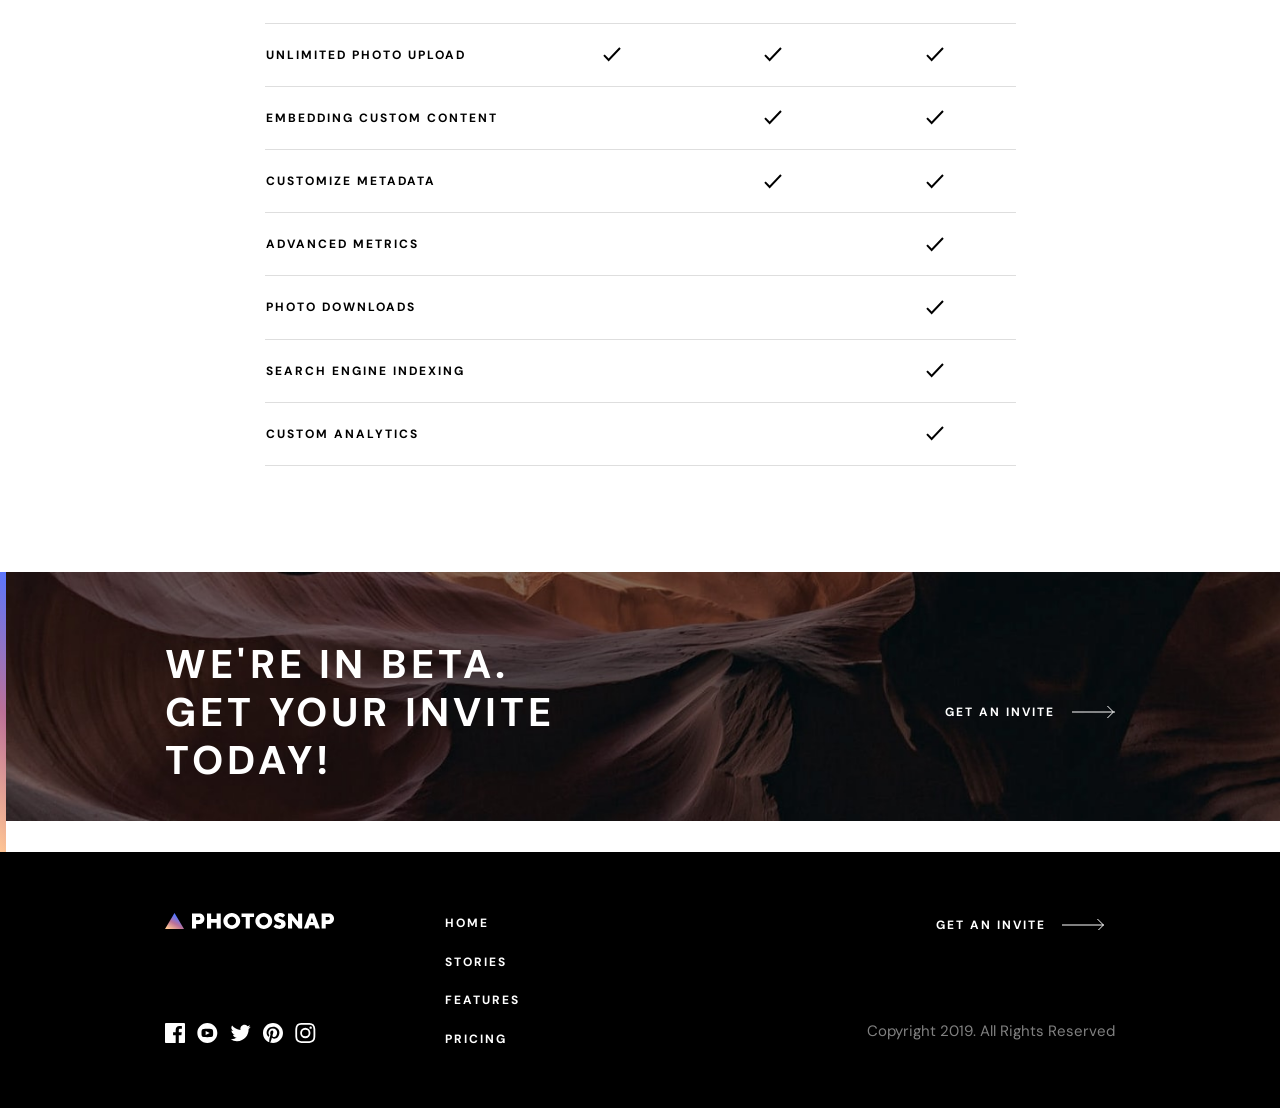
<file: pricing.html>
<!doctype html>
<html lang="en">
  <head>
    <meta charset="UTF-8" />
    <meta name="viewport" content="width=device-width, initial-scale=1.0" />

    <link
      rel="icon"
      type="image/png"
      sizes="32x32"
      href="./assets/favicon-32x32.png"
    />

    <title>Frontend Mentor | Photosnap Website Challenge</title>
    <link rel="stylesheet" href="./css/normalize.css" />
    <link rel="stylesheet" href="./css/style.css" />
  </head>
  <body>
    <header class="header container">
      <div class="header__logo">
        <a href="index.html"
          ><img src="./assets/shared/desktop/logo.svg" alt="logo photo snap"
        /></a>
      </div>
      <button
        class="menu__button open__button"
        aria-label="open Menu"
        aria-expanded="false"
        aria-controls="navbar"
      >
        <svg xmlns="http://www.w3.org/2000/svg" width="20" height="6">
          <g fill-rule="evenodd"><path d="M0 0h20v1H0zM0 5h20v1H0z" /></g>
        </svg>
      </button>
      <button class="menu__button close__button" aria-label="close Memu">
        <svg xmlns="http://www.w3.org/2000/svg" width="16" height="15">
          <path
            fill-rule="evenodd"
            d="M14.718.075l.707.707L8.707 7.5l6.718 6.718-.707.707L8 8.207l-6.718 6.718-.707-.707L7.293 7.5.575.782l.707-.707L8 6.793 14.718.075z"
          />
        </svg>
      </button>
      <div class="header__block" id="navbar">
        <nav>
          <ul>
            <li>
              <a href="stories.html">Stories</a>
            </li>
            <li>
              <a href="features.html">Features</a>
            </li>
            <li>
              <a href="#">Pricing</a>
            </li>
          </ul>
        </nav>
        <button class="btn">Get an invite</button>
      </div>
      <div id="overlay" aria-hidden="true"></div>
    </header>
    <main class="main">
      <section class="pricing__hero">
        <div class="pricing__hero-content">
          <h2>Pricing</h2>
          <p>
            Create a your stories, Photosnap is a platform for photographers and
            visual storytellers. It’s the simple way to create and share your
            photos.
          </p>
        </div>
        <picture class="home__picture">
          <source
            media="(min-width: 1024px)"
            srcset="./assets/pricing/desktop/hero.jpg"
          />
          <source
            media="(min-width: 768px)"
            srcset="./assets/pricing/tablet/hero.jpg"
          />
          <img
            src="./assets/pricing/mobile/hero.jpg"
            alt="image pricing hero"
            class="hero__img"
          />
        </picture>
      </section>
      <section class="pricing__block container">
        <div class="pricing__toggle">
          <span class="monthly">Monthly</span>
          <button
            type="button"
            class="toggle__button"
            aria-label="Price Mode"
            id="price-toggle-button"
            aria-pressed="false"
          >
            <div class="animated__toggle"></div>
          </button>
          <span class="yearly">Yearly</span>
        </div>
        <div class="tariff__block">
          <div class="tariff__plan basic">
            <div class="tariff__plan-wrap">
              <div class="tariff__plan-conditions">
                <h3>Basic</h3>
                <p>
                  Includes basic usage of our platform. Recommended for new and
                  aspiring photographers.
                </p>
              </div>
              <p class="tariff__plan-price month">
                $19.00<span>per month</span>
              </p>
              <p class="tariff__plan-price year">
                $190.00<span>per year</span>
              </p>
            </div>
            <button class="btn btn__price">Pick Plan</button>
          </div>
          <div class="tariff__plan pro">
            <div class="tariff__plan-wrap">
              <div class="tariff__plan-conditions">
                <h3>Pro</h3>
                <p>
                  More advanced features available. Recommended for photography
                  veterans and professionals.
                </p>
              </div>
              <p class="tariff__plan-price month">
                $39.00<span>per month</span>
              </p>
              <p class="tariff__plan-price year">
                $390.00<span>per year</span>
              </p>
            </div>
            <button class="btn btn__price">Pick Plan</button>
          </div>
          <div class="tariff__plan business">
            <div class="tariff__plan-wrap">
              <div class="tariff__plan-conditions">
                <h3>Business</h3>
                <p>
                  Additional features available such as more detailed metrics.
                  Recommended for business owners.
                </p>
              </div>
              <p class="tariff__plan-price month">
                $99.00<span>per month</span>
              </p>
              <p class="tariff__plan-price year">
                $990.00<span>per year</span>
              </p>
            </div>
            <button class="btn btn__price">Pick Plan</button>
          </div>
        </div>
      </section>
      <section class="pricing__compare">
        <h2>Compare</h2>
        <div class="table__container">
          <table class="compare__table">
            <thead>
              <tr>
                <th>The Features</th>
                <th>Basic</th>
                <th>Pro</th>
                <th>Business</th>
              </tr>
            </thead>
            <tbody>
              <tr>
                <td>Unlimited Story Posting</td>
                <td>
                  <div class="table__cell-center">
                    <svg
                      aria-label="Yes"
                      xmlns="http://www.w3.org/2000/svg"
                      width="18"
                      height="15"
                    >
                      <path
                        fill="none"
                        stroke="#000"
                        stroke-width="2"
                        d="M1 8.124L5.623 13 17 1"
                      />
                    </svg>
                  </div>
                </td>
                <td>
                  <div class="table__cell-center">
                    <svg
                      aria-label="Yes"
                      xmlns="http://www.w3.org/2000/svg"
                      width="18"
                      height="15"
                    >
                      <path
                        fill="none"
                        stroke="#000"
                        stroke-width="2"
                        d="M1 8.124L5.623 13 17 1"
                      />
                    </svg>
                  </div>
                </td>
                <td>
                  <div class="table__cell-center">
                    <svg
                      aria-label="Yes"
                      xmlns="http://www.w3.org/2000/svg"
                      width="18"
                      height="15"
                    >
                      <path
                        fill="none"
                        stroke="#000"
                        stroke-width="2"
                        d="M1 8.124L5.623 13 17 1"
                      />
                    </svg>
                  </div>
                </td>
              </tr>
              <tr>
                <td>Unlimited Photo Upload</td>
                <td>
                  <div class="table__cell-center">
                    <svg
                      aria-label="Yes"
                      xmlns="http://www.w3.org/2000/svg"
                      width="18"
                      height="15"
                    >
                      <path
                        fill="none"
                        stroke="#000"
                        stroke-width="2"
                        d="M1 8.124L5.623 13 17 1"
                      />
                    </svg>
                  </div>
                </td>
                <td>
                  <div class="table__cell-center">
                    <svg
                      aria-label="Yes"
                      xmlns="http://www.w3.org/2000/svg"
                      width="18"
                      height="15"
                    >
                      <path
                        fill="none"
                        stroke="#000"
                        stroke-width="2"
                        d="M1 8.124L5.623 13 17 1"
                      />
                    </svg>
                  </div>
                </td>
                <td>
                  <div class="table__cell-center">
                    <svg
                      aria-label="Yes"
                      xmlns="http://www.w3.org/2000/svg"
                      width="18"
                      height="15"
                    >
                      <path
                        fill="none"
                        stroke="#000"
                        stroke-width="2"
                        d="M1 8.124L5.623 13 17 1"
                      />
                    </svg>
                  </div>
                </td>
              </tr>
              <tr>
                <td>Embedding Custom Content</td>
                <td>
                  <span class="visually-hidden">No</span>
                </td>
                <td>
                  <div class="table__cell-center">
                    <svg
                      aria-label="Yes"
                      xmlns="http://www.w3.org/2000/svg"
                      width="18"
                      height="15"
                    >
                      <path
                        fill="none"
                        stroke="#000"
                        stroke-width="2"
                        d="M1 8.124L5.623 13 17 1"
                      />
                    </svg>
                  </div>
                </td>
                <td>
                  <div class="table__cell-center">
                    <svg
                      aria-label="Yes"
                      xmlns="http://www.w3.org/2000/svg"
                      width="18"
                      height="15"
                    >
                      <path
                        fill="none"
                        stroke="#000"
                        stroke-width="2"
                        d="M1 8.124L5.623 13 17 1"
                      />
                    </svg>
                  </div>
                </td>
              </tr>
              <tr>
                <td>Customize Metadata</td>
                <td>
                  <span class="visually-hidden">No</span>
                </td>
                <td>
                  <div class="table__cell-center">
                    <svg
                      aria-label="Yes"
                      xmlns="http://www.w3.org/2000/svg"
                      width="18"
                      height="15"
                    >
                      <path
                        fill="none"
                        stroke="#000"
                        stroke-width="2"
                        d="M1 8.124L5.623 13 17 1"
                      />
                    </svg>
                  </div>
                </td>
                <td>
                   <div class="table__cell-center">
                    <svg
                      aria-label="Yes"
                      xmlns="http://www.w3.org/2000/svg"
                      width="18"
                      height="15"
                    >
                      <path
                        fill="none"
                        stroke="#000"
                        stroke-width="2"
                        d="M1 8.124L5.623 13 17 1"
                      />
                    </svg>
                  </div>
                </td>
              </tr>
              <tr>
                <td>Advanced Metrics</td>
                <td>
                  <span class="visually-hidden">No</span>
                </td>
                <td>
                  <span class="visually-hidden">No</span>
                </td>
                <td>
                  <div class="table__cell-center">
                    <svg
                      aria-label="Yes"
                      xmlns="http://www.w3.org/2000/svg"
                      width="18"
                      height="15"
                    >
                      <path
                        fill="none"
                        stroke="#000"
                        stroke-width="2"
                        d="M1 8.124L5.623 13 17 1"
                      />
                    </svg>
                  </div>
                </td>
              </tr>
              <tr>
                <td>Photo Downloads</td>
                <td>
                  <span class="visually-hidden">No</span>
                </td>
                <td>
                  <span class="visually-hidden">No</span>
                </td>
                <td>
                  <div class="table__cell-center">
                    <svg
                      aria-label="Yes"
                      xmlns="http://www.w3.org/2000/svg"
                      width="18"
                      height="15"
                    >
                      <path
                        fill="none"
                        stroke="#000"
                        stroke-width="2"
                        d="M1 8.124L5.623 13 17 1"
                      />
                    </svg>
                  </div>
                </td>
              </tr>
              <tr>
                <td>Search Engine Indexing</td>
                <td>
                  <span class="visually-hidden">No</span>
                </td>
                <td>
                  <span class="visually-hidden">No</span>
                </td>
                <td>
                  <div class="table__cell-center">
                    <svg
                      aria-label="Yes"
                      xmlns="http://www.w3.org/2000/svg"
                      width="18"
                      height="15"
                    >
                      <path
                        fill="none"
                        stroke="#000"
                        stroke-width="2"
                        d="M1 8.124L5.623 13 17 1"
                      />
                    </svg>
                  </div>
                </td>
              </tr>
              <tr>
                <td>Custom Analytics</td>
                <td>
                  <span class="visually-hidden">No</span>
                </td>
                <td>
                  <span class="visually-hidden">No</span>
                </td>
                <td>
                  <div class="table__cell-center">
                    <svg
                      aria-label="Yes"
                      xmlns="http://www.w3.org/2000/svg"
                      width="18"
                      height="15"
                    >
                      <path
                        fill="none"
                        stroke="#000"
                        stroke-width="2"
                        d="M1 8.124L5.623 13 17 1"
                      />
                    </svg>
                  </div>
                </td>
              </tr>
            </tbody>
          </table>
        </div>
      </section>
      <section class="beta__invite">
        <picture class="invite__picture">
          <source
            media="(min-width: 1024px)"
            srcset="./assets/shared/desktop/bg-beta.jpg"
          />
          <source
            media="(min-width: 768px)"
            srcset="./assets/shared/tablet/bg-beta.jpg"
          />
          <img
            src="./assets/shared/desktop/bg-beta.jpg"
            alt="image invite background"
            class="beta__img"
          />
        </picture>
        <div class="invite__content">
          <h2>We're in Beta. Get your invite today!</h2>
          <a href="#">Get an invite</a>
        </div>
      </section>
    </main>
    <footer class="footer">
      <div class="footer__left">
        <div class="footer__logo">
          <svg xmlns="http://www.w3.org/2000/svg" width="170" height="16">
            <defs>
              <linearGradient id="a" x1="0%" x2="50%" y1="85.457%" y2="14.543%">
                <stop offset="0%" stop-color="#FFC593" />
                <stop offset="51.945%" stop-color="#BC7198" />
                <stop offset="100%" stop-color="#5A77FF" />
              </linearGradient>
            </defs>
            <g fill="none" fill-rule="evenodd">
              <path
                class="logo-text"
                fill="#000"
                fill-rule="nonzero"
                d="M31.108 15.568v-4.541h2.703c.836 0 1.6-.133 2.292-.4a5.19 5.19 0 001.773-1.113 5.1 5.1 0 001.146-1.676c.273-.642.41-1.344.41-2.108 0-.75-.137-1.449-.41-2.098a5.072 5.072 0 00-1.146-1.686A5.19 5.19 0 0036.103.832c-.692-.266-1.456-.4-2.292-.4H27v15.136h4.108zm2.487-8.217h-2.487V4.108h2.487c.49 0 .9.162 1.232.487.332.324.497.702.497 1.135 0 .432-.165.81-.497 1.135-.332.324-.742.486-1.232.486zm12.54 8.217V9.73h5.514v5.838h4.108V.432h-4.108v5.622h-5.514V.432h-4.108v15.136h4.108zM66.784 16a8.616 8.616 0 003.319-.638 8.401 8.401 0 002.68-1.74 8.192 8.192 0 001.785-2.552c.432-.965.648-1.989.648-3.07a7.428 7.428 0 00-.648-3.07 8.192 8.192 0 00-1.784-2.552 8.401 8.401 0 00-2.681-1.74A8.616 8.616 0 0066.783 0c-1.196 0-2.306.213-3.329.638a8.432 8.432 0 00-2.67 1.74A8.192 8.192 0 0059 4.93 7.428 7.428 0 0058.351 8c0 1.081.217 2.105.649 3.07a8.192 8.192 0 001.784 2.552 8.432 8.432 0 002.67 1.74c1.023.425 2.133.638 3.33.638zm0-3.676A4.285 4.285 0 0165.119 12a3.942 3.942 0 01-1.34-.908 4.33 4.33 0 01-.887-1.373A4.479 4.479 0 0162.568 8c0-.62.108-1.193.324-1.719a4.33 4.33 0 01.886-1.373c.375-.39.822-.692 1.34-.908a4.285 4.285 0 011.666-.324c.59 0 1.142.108 1.654.324.512.216.958.519 1.34.908.382.39.681.847.898 1.373.216.526.324 1.1.324 1.719 0 .62-.108 1.193-.324 1.719a4.236 4.236 0 01-.898 1.373c-.382.39-.828.692-1.34.908a4.206 4.206 0 01-1.654.324zm18.054 3.244V4.108h4.216V.432h-12.54v3.676h4.216v11.46h4.108zM98.784 16a8.616 8.616 0 003.319-.638 8.401 8.401 0 002.68-1.74 8.192 8.192 0 001.785-2.552c.432-.965.648-1.989.648-3.07a7.428 7.428 0 00-.648-3.07 8.192 8.192 0 00-1.784-2.552 8.401 8.401 0 00-2.681-1.74A8.616 8.616 0 0098.783 0c-1.196 0-2.306.213-3.329.638a8.432 8.432 0 00-2.67 1.74A8.192 8.192 0 0091 4.93 7.428 7.428 0 0090.351 8c0 1.081.217 2.105.649 3.07a8.192 8.192 0 001.784 2.552 8.432 8.432 0 002.67 1.74c1.023.425 2.133.638 3.33.638zm0-3.676A4.285 4.285 0 0197.119 12a3.942 3.942 0 01-1.34-.908 4.33 4.33 0 01-.887-1.373A4.479 4.479 0 0194.568 8c0-.62.108-1.193.324-1.719a4.33 4.33 0 01.886-1.373c.375-.39.822-.692 1.34-.908a4.285 4.285 0 011.666-.324c.59 0 1.142.108 1.654.324.512.216.958.519 1.34.908.382.39.681.847.898 1.373.216.526.324 1.1.324 1.719 0 .62-.108 1.193-.324 1.719a4.236 4.236 0 01-.898 1.373c-.382.39-.828.692-1.34.908a4.206 4.206 0 01-1.654.324zM114.568 16c.95 0 1.801-.133 2.55-.4.75-.267 1.385-.627 1.904-1.081.519-.454.915-.98 1.189-1.578.274-.599.41-1.236.41-1.914 0-.88-.172-1.6-.518-2.162a4.35 4.35 0 00-1.298-1.362 6.98 6.98 0 00-1.697-.822l-1.697-.562a7.533 7.533 0 01-1.297-.551c-.346-.195-.52-.465-.52-.811 0-.332.148-.63.444-.898.295-.266.688-.4 1.178-.4.375 0 .714.062 1.016.184.303.123.563.263.779.422.26.173.49.367.692.584l2.378-2.487a5.559 5.559 0 00-1.276-1.08c-.432-.275-.98-.523-1.643-.747C116.5.112 115.706 0 114.784 0c-.865 0-1.65.13-2.357.39-.706.259-1.308.605-1.805 1.037-.498.432-.883.93-1.157 1.492a3.908 3.908 0 00-.41 1.73c0 .879.172 1.6.518 2.162a4.35 4.35 0 001.297 1.362 6.98 6.98 0 001.698.822c.612.201 1.178.389 1.697.562.519.173.951.357 1.297.551.346.195.52.465.52.81 0 .433-.174.812-.52 1.136-.346.324-.821.487-1.427.487-.49 0-.933-.083-1.33-.25a5.466 5.466 0 01-1.027-.55 5.352 5.352 0 01-.886-.822l-2.378 2.486c.432.49.944.923 1.535 1.298.504.331 1.131.63 1.88.897.75.267 1.63.4 2.639.4zm12.54-.432V7.135l6.508 8.433h3.546V.432h-4.108v8.433L126.568.432H123v15.136h4.108zm16.216 0l1.081-3.244h4.973l1.081 3.244h4.433L149.162.432h-4.54l-5.73 15.136h4.432zm4.973-6.487h-2.81l1.405-4.432 1.405 4.432zm12.433 6.487v-4.541h2.702c.836 0 1.6-.133 2.292-.4a5.19 5.19 0 001.773-1.113 5.1 5.1 0 001.146-1.676c.274-.642.411-1.344.411-2.108 0-.75-.137-1.449-.41-2.098a5.072 5.072 0 00-1.147-1.686 5.19 5.19 0 00-1.773-1.114c-.692-.266-1.456-.4-2.292-.4h-6.81v15.136h4.108zm2.486-8.217h-2.486V4.108h2.486c.49 0 .901.162 1.233.487.331.324.497.702.497 1.135 0 .432-.166.81-.497 1.135-.332.324-.743.486-1.233.486z"
              />
              <path fill="url(#a)" d="M0 16L9.5 0 19 16z" />
            </g>
          </svg>
        </div>
        <nav>
          <ul>
            <li><a href="index.html">Home</a></li>
            <li><a href="stories.html">Stories</a></li>
            <li><a href="features.html">Features</a></li>
            <li><a href="#">Pricing</a></li>
          </ul>
        </nav>
        <div class="footer__social">
          <ul>
            <li>
              <a href="#"
                ><svg
                  class="social-icon icon-facebook"
                  xmlns="http://www.w3.org/2000/svg"
                  width="20"
                  height="20"
                >
                  <defs>
                    <linearGradient
                      id="fbook-grad"
                      x1="100%"
                      x2="0%"
                      y1="0%"
                      y2="100%"
                    >
                      <stop offset="0%" stop-color="#63AFDB" />
                      <stop offset="100%" stop-color="#6028F1" />
                    </linearGradient>
                  </defs>
                  <path
                    fill="#FFFFFF"
                    d="M18.896 0H1.104C.494 0 0 .494 0 1.104v17.793C0 19.506.494 20 1.104 20h9.58v-7.745H8.076V9.237h2.606V7.01c0-2.583 1.578-3.99 3.883-3.99 1.104 0 2.052.082 2.329.119v2.7h-1.598c-1.254 0-1.496.597-1.496 1.47v1.928h2.989l-.39 3.018h-2.6V20h5.098c.608 0 1.102-.494 1.102-1.104V1.104C20 .494 19.506 0 18.896 0z"
                  /></svg
              ></a>
            </li>
            <li>
              <a href="#"
                ><svg
                  class="social-icon icon-youtube"
                  xmlns="http://www.w3.org/2000/svg"
                  width="21"
                  height="20"
                >
                  <defs>
                    <linearGradient
                      id="ytube-grad"
                      x1="0%"
                      x2="100%"
                      y1="100%"
                      y2="0%"
                    >
                      <stop offset="0%" stop-color="#D3205A" />
                      <stop offset="100%" stop-color="#FF5A5A" />
                    </linearGradient>
                  </defs>
                  <path
                    fill="#FFFFFF"
                    d="M43.33 0c-5.523 0-10 4.478-10 10 0 5.523 4.477 10 10 10s10-4.477 10-10c0-5.522-4.477-10-10-10zm3.7 14.077c-1.75.12-5.653.12-7.402 0-1.896-.13-2.117-1.059-2.131-4.077.014-3.024.237-3.947 2.131-4.077 1.75-.12 5.652-.12 7.403 0 1.897.13 2.117 1.059 2.132 4.077-.015 3.024-.237 3.947-2.132 4.077zm-5.367-6.029l4.098 1.949-4.098 1.955V8.048z"
                    transform="translate(-33)"
                  /></svg
              ></a>
            </li>
            <li>
              <a href="#"
                ><svg
                  class="social-icon icon-twitter"
                  xmlns="http://www.w3.org/2000/svg"
                  width="21"
                  height="18"
                >
                  <defs>
                    <linearGradient
                      id="twit-grad"
                      x1="100%"
                      x2="0%"
                      y1="16.979%"
                      y2="83.021%"
                    >
                      <stop offset="0%" stop-color="#65FFEB" />
                      <stop offset="100%" stop-color="#27718A" />
                    </linearGradient>
                  </defs>
                  <path
                    fill="#ffffff"
                    d="M86.66 3.797a8.192 8.192 0 01-2.357.646 4.11 4.11 0 001.805-2.27 8.22 8.22 0 01-2.606.996 4.096 4.096 0 00-2.995-1.296c-2.65 0-4.596 2.472-3.998 5.038a11.648 11.648 0 01-8.457-4.287 4.109 4.109 0 001.27 5.478 4.086 4.086 0 01-1.858-.513c-.045 1.901 1.318 3.68 3.291 4.075a4.113 4.113 0 01-1.853.07 4.106 4.106 0 003.833 2.85 8.25 8.25 0 01-6.075 1.7 11.616 11.616 0 006.29 1.843c7.618 0 11.922-6.434 11.662-12.205a8.354 8.354 0 002.048-2.124z"
                    transform="translate(-66 -1)"
                  /></svg
              ></a>
            </li>
            <li>
              <a href="#"
                ><svg
                  class="social-icon icon-print"
                  xmlns="http://www.w3.org/2000/svg"
                  width="20"
                  height="20"
                >
                  <defs>
                    <linearGradient
                      id="print-grad"
                      x1="100%"
                      x2="0%"
                      y1="0%"
                      y2="100%"
                    >
                      <stop offset="0%" stop-color="#F6C683" />
                      <stop offset="100%" stop-color="#DE3838" />
                    </linearGradient>
                  </defs>
                  <path
                    fill="#ffffff"
                    d="M109.99 0c-5.522 0-10 4.477-10 10 0 4.237 2.636 7.855 6.356 9.312-.088-.791-.167-2.005.035-2.868.181-.78 1.172-4.97 1.172-4.97s-.299-.6-.299-1.486c0-1.39.806-2.428 1.81-2.428.852 0 1.264.64 1.264 1.408 0 .858-.546 2.14-.828 3.33-.236.995.5 1.807 1.48 1.807 1.778 0 3.144-1.874 3.144-4.58 0-2.393-1.72-4.068-4.176-4.068-2.845 0-4.515 2.135-4.515 4.34 0 .859.33 1.781.744 2.281a.3.3 0 01.069.288l-.278 1.133c-.044.183-.145.223-.335.134-1.249-.581-2.03-2.407-2.03-3.874 0-3.154 2.292-6.052 6.608-6.052 3.469 0 6.165 2.473 6.165 5.776 0 3.447-2.173 6.22-5.19 6.22-1.013 0-1.965-.525-2.291-1.148l-.623 2.378c-.226.869-.835 1.958-1.244 2.621.937.29 1.931.446 2.962.446 5.523 0 10-4.477 10-10s-4.477-10-10-10z"
                    transform="translate(-100)"
                  /></svg
              ></a>
            </li>
            <li>
              <a href="#"
                ><svg
                  class="social-icon icon-insta"
                  xmlns="http://www.w3.org/2000/svg"
                  width="21"
                  height="20"
                >
                  <defs>
                    <linearGradient
                      id="insta-grad"
                      x1="0%"
                      x2="50%"
                      y1="100%"
                      y2="0%"
                    >
                      <stop offset="0%" stop-color="#FFC593" />
                      <stop offset="51.945%" stop-color="#BC7198" />
                      <stop offset="100%" stop-color="#5A77FF" />
                    </linearGradient>
                  </defs>
                  <path
                    fill="#ffffff"
                    d="M143.32 1.802c2.67 0 2.987.01 4.042.059 2.71.123 3.976 1.409 4.099 4.099.048 1.054.057 1.37.057 4.04 0 2.672-.01 2.988-.057 4.042-.124 2.687-1.387 3.975-4.1 4.099-1.054.048-1.37.058-4.041.058-2.67 0-2.987-.01-4.04-.058-2.718-.124-3.977-1.416-4.1-4.1-.048-1.054-.058-1.37-.058-4.041 0-2.67.01-2.986.058-4.04.124-2.69 1.387-3.977 4.1-4.1 1.054-.048 1.37-.058 4.04-.058zm0-1.802c-2.716 0-3.056.012-4.123.06-3.631.167-5.65 2.182-5.816 5.817-.05 1.067-.061 1.407-.061 4.123s.012 3.057.06 4.123c.167 3.632 2.182 5.65 5.817 5.817 1.067.048 1.407.06 4.123.06s3.057-.012 4.123-.06c3.629-.167 5.652-2.182 5.816-5.817.05-1.066.061-1.407.061-4.123s-.012-3.056-.06-4.122c-.163-3.629-2.18-5.65-5.816-5.817C146.377.01 146.036 0 143.32 0zm0 4.865a5.135 5.135 0 100 10.27 5.135 5.135 0 000-10.27zm0 8.468a3.333 3.333 0 110-6.666 3.333 3.333 0 010 6.666zm5.338-9.87a1.2 1.2 0 100 2.4 1.2 1.2 0 000-2.4z"
                    transform="translate(-133)"
                  /></svg
              ></a>
            </li>
          </ul>
        </div>
      </div>
      <div class="footer__right">
        <a href="#">Get an invite</a>
        <p>Copyright 2019. All Rights Reserved</p>
      </div>
    </footer>
    <script src="app.js" defer></script>
  </body>
</html>
</file>
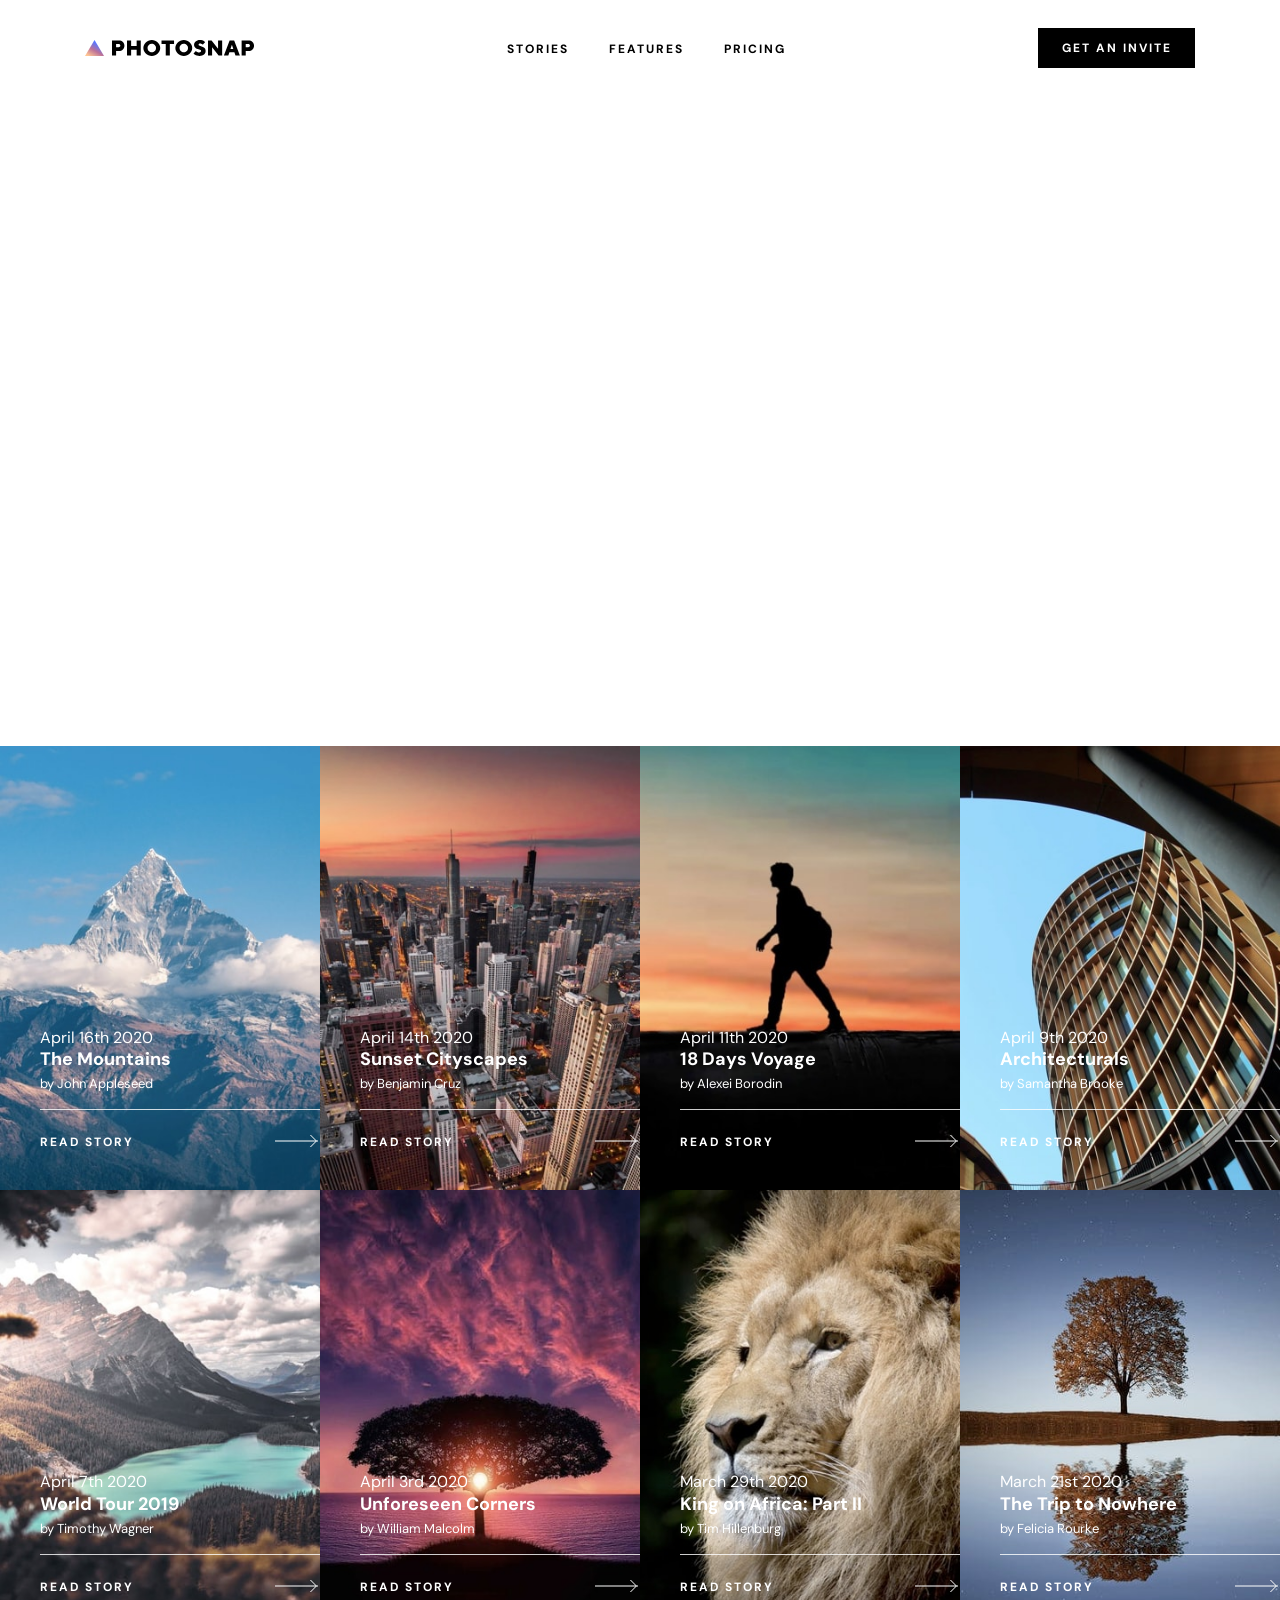
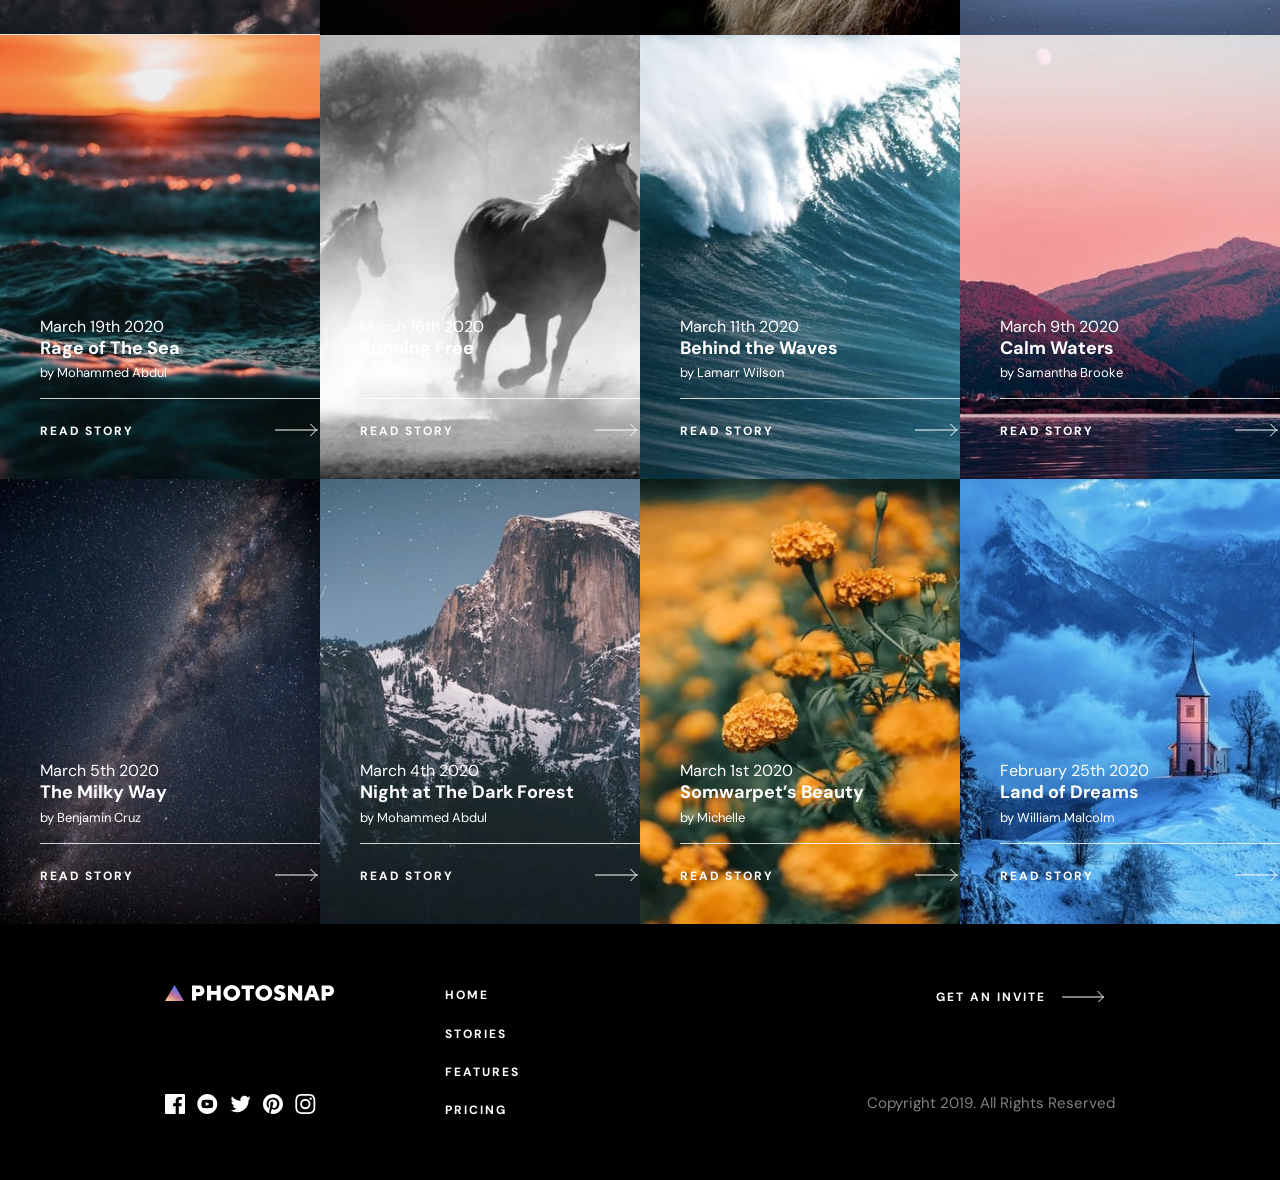
<file: stories.html>
<!DOCTYPE html>
<html lang="en">
<head>
  <meta charset="UTF-8">
  <meta name="viewport" content="width=device-width, initial-scale=1.0">

  <link rel="icon" type="image/png" sizes="32x32" href="./assets/favicon-32x32.png">
  
  <title>Frontend Mentor | Photosnap Website Challenge</title>
      <link rel="stylesheet" href="./css/normalize.css" />
    <link rel="stylesheet" href="./css/style.css" />
</head>
<body>
    <header class="header container">
      <div class="header__logo">
        <a href="index.html"
          ><img src="./assets/shared/desktop/logo.svg" alt="logo photo snap"
        /></a>
      </div>
      <button
        class="menu__button open__button"
        aria-label="open Menu"
        aria-expanded="false"
        aria-controls="navbar"
      >
        <svg xmlns="http://www.w3.org/2000/svg" width="20" height="6">
          <g fill-rule="evenodd"><path d="M0 0h20v1H0zM0 5h20v1H0z" /></g>
        </svg>
      </button>
      <button class="menu__button close__button" aria-label="close Memu">
        <svg xmlns="http://www.w3.org/2000/svg" width="16" height="15">
          <path
            fill-rule="evenodd"
            d="M14.718.075l.707.707L8.707 7.5l6.718 6.718-.707.707L8 8.207l-6.718 6.718-.707-.707L7.293 7.5.575.782l.707-.707L8 6.793 14.718.075z"
          />
        </svg>
      </button>
      <div class="header__block" id="navbar">
        <nav>
          <ul>
            <li>
              <a href="#">Stories</a>
            </li>
            <li>
              <a href="features.html">Features</a>
            </li>
            <li>
              <a href="pricing.html">Pricing</a>
            </li>
          </ul>
        </nav>
        <button class="btn">Get an invite</button>
      </div>
      <div id="overlay" aria-hidden="true"></div>
    </header>
    <main class="main">
      <section class="stories__hero">
                  <picture class="stories__picture">
            <source
              media="(min-width: 1024px)"
              srcset="./assets/stories/desktop//moon-of-appalacia.jpg"
            />
            <source
              media="(min-width: 768px)"
              srcset="./assets/stories/tablet//moon-of-appalacia.jpg"
            />
            <!-- Для мобильных (по умолчанию) -->
            <img
              src="./assets/stories/mobile/moon-of-appalacia.jpg"
              alt="image hero moon of appalacia"
              class="stories__img"
            />
          </picture>
          <div class="stories__hero-content">
            <p class="hero__text">Last month's featured story</p>
            <h2>Hazy full moon of Appalachia</h2>
            <p class="hero__author"><span class="data">March 2nd 2020</span>
  <span class="author">by John Appleseed</span></p>
  <p class="hero__desc">The dissected plateau area, while not actually made up of geological mountains, 
  is popularly called "mountains," especially in eastern Kentucky and West Virginia, 
  and while the ridges are not high, the terrain is extremely rugged.</p>
  <a href="#">Read the story</a>
          </div>
      </section>
      <section class="stories__collections">
        <a href="#" class="collections__links">
          <picture>
            <source
              media="(min-width: 1024px)"
              srcset="./assets/stories/desktop/mountains.jpg"
            />
            <!-- Для мобильных (по умолчанию) -->
            <img
              src="./assets/stories/mobile/mountains.jpg"
              alt="image hero mountains"
              class="collections__img"
            />
          </picture>
          <div class="collections__content">
            <p class="date">April 16th 2020</p>
            <h4>The Mountains</h4>
            <p class="name">by John Appleseed</p>
            <span>Read Story</span>
          </div>
        </a>
        <a href="#" class="collections__links">
          <picture>
            <source
              media="(min-width: 1024px)"
              srcset="./assets/stories/desktop/cityscapes.jpg"
            />
            <img
              src="./assets/stories/mobile/cityscapes.jpg"
              alt="image hero cityscapes"
              class="collections__img"
            />
          </picture>
          <div class="collections__content">
            <p class="date">April 14th 2020</p>
            <h4>Sunset Cityscapes</h4>
            <p class="name">by Benjamin Cruz</p>
            <span>Read Story</span>
          </div>
        </a>
        <a href="#" class="collections__links">
          <picture>
            <source
              media="(min-width: 1024px)"
              srcset="./assets/stories/desktop/18-days-voyage.jpg"
            />
            <img
              src="./assets/stories/mobile/18-days-voyage.jpg"
              alt="image collections 18 days voyage"
              class="collections__img"
            />
          </picture>
          <div class="collections__content">
            <p class="date">April 11th 2020</p>
            <h4>18 Days Voyage</h4>
            <p class="name">by Alexei Borodin</p>
            <span>Read Story</span>
          </div>
        </a>
        <a href="#" class="collections__links">
          <picture>
            <source
              media="(min-width: 1024px)"
              srcset="./assets/stories/desktop/architecturals.jpg"
            />
            <img
              src="./assets/stories/mobile/architecturals.jpg"
              alt="image collections architecturals"
              class="collections__img"
            />
          </picture>
          <div class="collections__content">
            <p class="date">April 9th 2020</p>
            <h4>Architecturals</h4>
            <p class="name">by Samantha Brooke</p>
            <span>Read Story</span>
          </div>
        </a>
        <a href="#" class="collections__links">
          <picture>
            <source
              media="(min-width: 1024px)"
              srcset="./assets/stories/desktop/world-tour.jpg"
            />
            <img
              src="./assets/stories/mobile/world-tour.jpg"
              alt="image collections world tour"
              class="collections__img"
            />
          </picture>
          <div class="collections__content">
            <p class="date">April 7th 2020</p>
            <h4>World Tour 2019</h4>
            <p class="name">by Timothy Wagner</p>
            <span>Read Story</span>
          </div>
        </a>
        <a href="#" class="collections__links">
          <picture>
            <source
              media="(min-width: 1024px)"
              srcset="./assets/stories/desktop/unforeseen-corners.jpg"
            />
            <img
              src="./assets/stories/mobile/unforeseen-corners.jpg"
              alt="image collections unforeseen corners"
              class="collections__img"
            />
          </picture>
          <div class="collections__content">
            <p class="date">April 3rd 2020</p>
            <h4>Unforeseen Corners</h4>
            <p class="name">by William Malcolm</p>
            <span>Read Story</span>
          </div>
        </a>
        <a href="#" class="collections__links">
          <picture>
            <source
              media="(min-width: 1024px)"
              srcset="./assets/stories/desktop/king-on-africa.jpg"
            />
            <img
              src="./assets/stories/mobile/king-on-africa.jpg"
              alt="image collections king on africa"
              class="collections__img"
            />
          </picture>
          <div class="collections__content">
            <p class="date">March 29th 2020</p>
            <h4>King on Africa: Part II</h4>
            <p class="name">by Tim Hillenburg</p>
            <span>Read Story</span>
          </div>
        </a>
        <a href="#" class="collections__links">
          <picture>
            <source
              media="(min-width: 1024px)"
              srcset="./assets/stories/desktop/trip-to-nowhere.jpg"
            />
            <img
              src="./assets/stories/mobile/trip-to-nowhere.jpg"
              alt="image collections trip to nowhere"
              class="collections__img"
            />
          </picture>
          <div class="collections__content">
            <p class="date">March 21st 2020</p>
            <h4>The Trip to Nowhere</h4>
            <p class="name">by Felicia Rourke</p>
            <span>Read Story</span>
          </div>
        </a>
        <a href="#" class="collections__links">
          <picture>
            <source
              media="(min-width: 1024px)"
              srcset="./assets/stories/desktop/rage-of-the-sea.jpg"
            />
            <img
              src="./assets/stories/mobile/rage-of-the-sea.jpg"
              alt="image collections rage of the sea"
              class="collections__img"
            />
          </picture>
          <div class="collections__content">
            <p class="date">March 19th 2020</p>
            <h4>Rage of The Sea</h4>
            <p class="name">by Mohammed Abdul</p>
            <span>Read Story</span>
          </div>
        </a>
        <a href="#" class="collections__links">
          <picture>
            <source
              media="(min-width: 1024px)"
              srcset="./assets/stories/desktop/running-free.jpg"
            />
            <img
              src="./assets/stories/mobile/running-free.jpg"
              alt="image collections running free"
              class="collections__img"
            />
          </picture>
          <div class="collections__content">
            <p class="date">March 16th 2020</p>
            <h4>Running Free</h4>
            <p class="name">by Michelle</p>
            <span>Read Story</span>
          </div>
        </a>
        <a href="#" class="collections__links">
          <picture>
            <source
              media="(min-width: 1024px)"
              srcset="./assets/stories/desktop/behind-the-waves.jpg"
            />
            <img
              src="./assets/stories/mobile/behind-the-waves.jpg"
              alt="image collections behind the waves"
              class="collections__img"
            />
          </picture>
          <div class="collections__content">
            <p class="date">March 11th 2020</p>
            <h4>Behind the Waves</h4>
            <p class="name">by Lamarr Wilson</p>
            <span>Read Story</span>
          </div>
        </a>
        <a href="#" class="collections__links">
          <picture>
            <source
              media="(min-width: 1024px)"
              srcset="./assets/stories/desktop/calm-waters.jpg"
            />
            <img
              src="./assets/stories/mobile/calm-waters.jpg"
              alt="image collections calm waters"
              class="collections__img"
            />
          </picture>
          <div class="collections__content">
            <p class="date">March 9th 2020</p>
            <h4>Calm Waters</h4>
            <p class="name">by Samantha Brooke</p>
            <span>Read Story</span>
          </div>
        </a>
        <a href="#" class="collections__links">
          <picture>
            <source
              media="(min-width: 1024px)"
              srcset="./assets/stories/desktop/milky-way.jpg"
            />
            <img
              src="./assets/stories/mobile/milky-way.jpg"
              alt="image collections milky way"
              class="collections__img"
            />
          </picture>
          <div class="collections__content">
            <p class="date">March 5th 2020</p>
            <h4>The Milky Way</h4>
            <p class="name">by Benjamin Cruz</p>
            <span>Read Story</span>
          </div>
        </a>
        <a href="#" class="collections__links">
          <picture>
            <source
              media="(min-width: 1024px)"
              srcset="./assets/stories/desktop/dark-forest.jpg"
            />
            <img
              src="./assets/stories/mobile/dark-forest.jpg"
              alt="image collections dark forest"
              class="collections__img"
            />
          </picture>
          <div class="collections__content">
            <p class="date">March 4th 2020</p>
            <h4>Night at The Dark Forest</h4>
            <p class="name">by  Mohammed Abdul</p>
            <span>Read Story</span>
          </div>
        </a>
        <a href="#" class="collections__links">
          <picture>
            <source
              media="(min-width: 1024px)"
              srcset="./assets/stories/desktop/somwarpet.jpg"
            />
            <img
              src="./assets/stories/mobile/somwarpet.jpg"
              alt="image collections somwarpet"
              class="collections__img"
            />
          </picture>
          <div class="collections__content">
            <p class="date">March 1st 2020</p>
            <h4>Somwarpet’s Beauty</h4>
            <p class="name">by Michelle</p>
            <span>Read Story</span>
          </div>
        </a>
        <a href="#" class="collections__links">
          <picture>
            <source
              media="(min-width: 1024px)"
              srcset="./assets/stories/desktop/land-of-dreams.jpg"
            />
            <img
              src="./assets/stories/mobile/land-of-dreams.jpg"
              alt="image collections land of dreams"
              class="collections__img"
            />
          </picture>
          <div class="collections__content">
            <p class="date">February 25th 2020</p>
            <h4>Land of Dreams</h4>
            <p class="name">by William Malcolm</p>
            <span>Read Story</span>
          </div>
        </a>
      </section>
    </main>
    <footer class="footer">
      <div class="footer__left">
        <div class="footer__logo">
          <a href="index.html">          <svg xmlns="http://www.w3.org/2000/svg" width="170" height="16">
            <defs>
              <linearGradient id="a" x1="0%" x2="50%" y1="85.457%" y2="14.543%">
                <stop offset="0%" stop-color="#FFC593" />
                <stop offset="51.945%" stop-color="#BC7198" />
                <stop offset="100%" stop-color="#5A77FF" />
              </linearGradient>
            </defs>
            <g fill="none" fill-rule="evenodd">
              <path
                class="logo-text"
                fill="#000"
                fill-rule="nonzero"
                d="M31.108 15.568v-4.541h2.703c.836 0 1.6-.133 2.292-.4a5.19 5.19 0 001.773-1.113 5.1 5.1 0 001.146-1.676c.273-.642.41-1.344.41-2.108 0-.75-.137-1.449-.41-2.098a5.072 5.072 0 00-1.146-1.686A5.19 5.19 0 0036.103.832c-.692-.266-1.456-.4-2.292-.4H27v15.136h4.108zm2.487-8.217h-2.487V4.108h2.487c.49 0 .9.162 1.232.487.332.324.497.702.497 1.135 0 .432-.165.81-.497 1.135-.332.324-.742.486-1.232.486zm12.54 8.217V9.73h5.514v5.838h4.108V.432h-4.108v5.622h-5.514V.432h-4.108v15.136h4.108zM66.784 16a8.616 8.616 0 003.319-.638 8.401 8.401 0 002.68-1.74 8.192 8.192 0 001.785-2.552c.432-.965.648-1.989.648-3.07a7.428 7.428 0 00-.648-3.07 8.192 8.192 0 00-1.784-2.552 8.401 8.401 0 00-2.681-1.74A8.616 8.616 0 0066.783 0c-1.196 0-2.306.213-3.329.638a8.432 8.432 0 00-2.67 1.74A8.192 8.192 0 0059 4.93 7.428 7.428 0 0058.351 8c0 1.081.217 2.105.649 3.07a8.192 8.192 0 001.784 2.552 8.432 8.432 0 002.67 1.74c1.023.425 2.133.638 3.33.638zm0-3.676A4.285 4.285 0 0165.119 12a3.942 3.942 0 01-1.34-.908 4.33 4.33 0 01-.887-1.373A4.479 4.479 0 0162.568 8c0-.62.108-1.193.324-1.719a4.33 4.33 0 01.886-1.373c.375-.39.822-.692 1.34-.908a4.285 4.285 0 011.666-.324c.59 0 1.142.108 1.654.324.512.216.958.519 1.34.908.382.39.681.847.898 1.373.216.526.324 1.1.324 1.719 0 .62-.108 1.193-.324 1.719a4.236 4.236 0 01-.898 1.373c-.382.39-.828.692-1.34.908a4.206 4.206 0 01-1.654.324zm18.054 3.244V4.108h4.216V.432h-12.54v3.676h4.216v11.46h4.108zM98.784 16a8.616 8.616 0 003.319-.638 8.401 8.401 0 002.68-1.74 8.192 8.192 0 001.785-2.552c.432-.965.648-1.989.648-3.07a7.428 7.428 0 00-.648-3.07 8.192 8.192 0 00-1.784-2.552 8.401 8.401 0 00-2.681-1.74A8.616 8.616 0 0098.783 0c-1.196 0-2.306.213-3.329.638a8.432 8.432 0 00-2.67 1.74A8.192 8.192 0 0091 4.93 7.428 7.428 0 0090.351 8c0 1.081.217 2.105.649 3.07a8.192 8.192 0 001.784 2.552 8.432 8.432 0 002.67 1.74c1.023.425 2.133.638 3.33.638zm0-3.676A4.285 4.285 0 0197.119 12a3.942 3.942 0 01-1.34-.908 4.33 4.33 0 01-.887-1.373A4.479 4.479 0 0194.568 8c0-.62.108-1.193.324-1.719a4.33 4.33 0 01.886-1.373c.375-.39.822-.692 1.34-.908a4.285 4.285 0 011.666-.324c.59 0 1.142.108 1.654.324.512.216.958.519 1.34.908.382.39.681.847.898 1.373.216.526.324 1.1.324 1.719 0 .62-.108 1.193-.324 1.719a4.236 4.236 0 01-.898 1.373c-.382.39-.828.692-1.34.908a4.206 4.206 0 01-1.654.324zM114.568 16c.95 0 1.801-.133 2.55-.4.75-.267 1.385-.627 1.904-1.081.519-.454.915-.98 1.189-1.578.274-.599.41-1.236.41-1.914 0-.88-.172-1.6-.518-2.162a4.35 4.35 0 00-1.298-1.362 6.98 6.98 0 00-1.697-.822l-1.697-.562a7.533 7.533 0 01-1.297-.551c-.346-.195-.52-.465-.52-.811 0-.332.148-.63.444-.898.295-.266.688-.4 1.178-.4.375 0 .714.062 1.016.184.303.123.563.263.779.422.26.173.49.367.692.584l2.378-2.487a5.559 5.559 0 00-1.276-1.08c-.432-.275-.98-.523-1.643-.747C116.5.112 115.706 0 114.784 0c-.865 0-1.65.13-2.357.39-.706.259-1.308.605-1.805 1.037-.498.432-.883.93-1.157 1.492a3.908 3.908 0 00-.41 1.73c0 .879.172 1.6.518 2.162a4.35 4.35 0 001.297 1.362 6.98 6.98 0 001.698.822c.612.201 1.178.389 1.697.562.519.173.951.357 1.297.551.346.195.52.465.52.81 0 .433-.174.812-.52 1.136-.346.324-.821.487-1.427.487-.49 0-.933-.083-1.33-.25a5.466 5.466 0 01-1.027-.55 5.352 5.352 0 01-.886-.822l-2.378 2.486c.432.49.944.923 1.535 1.298.504.331 1.131.63 1.88.897.75.267 1.63.4 2.639.4zm12.54-.432V7.135l6.508 8.433h3.546V.432h-4.108v8.433L126.568.432H123v15.136h4.108zm16.216 0l1.081-3.244h4.973l1.081 3.244h4.433L149.162.432h-4.54l-5.73 15.136h4.432zm4.973-6.487h-2.81l1.405-4.432 1.405 4.432zm12.433 6.487v-4.541h2.702c.836 0 1.6-.133 2.292-.4a5.19 5.19 0 001.773-1.113 5.1 5.1 0 001.146-1.676c.274-.642.411-1.344.411-2.108 0-.75-.137-1.449-.41-2.098a5.072 5.072 0 00-1.147-1.686 5.19 5.19 0 00-1.773-1.114c-.692-.266-1.456-.4-2.292-.4h-6.81v15.136h4.108zm2.486-8.217h-2.486V4.108h2.486c.49 0 .901.162 1.233.487.331.324.497.702.497 1.135 0 .432-.166.81-.497 1.135-.332.324-.743.486-1.233.486z"
              />
              <path fill="url(#a)" d="M0 16L9.5 0 19 16z" />
            </g>
          </svg></a>
        </div>
          <nav>
            <ul>
              <li><a href="index.html">Home</a></li>
              <li><a href="#">Stories</a></li>
              <li><a href="features.html">Features</a></li>
              <li><a href="pricing.html">Pricing</a></li>
            </ul>
          </nav>
          <div class="footer__social">
            <ul>
              <li>
                <a href="#"
                  ><svg
                    class="social-icon icon-facebook"
                    xmlns="http://www.w3.org/2000/svg"
                    width="20"
                    height="20"
                  >
                    <defs>
                      <linearGradient
                        id="fbook-grad"
                        x1="100%"
                        x2="0%"
                        y1="0%"
                        y2="100%"
                      >
                        <stop offset="0%" stop-color="#63AFDB" />
                        <stop offset="100%" stop-color="#6028F1" />
                      </linearGradient>
                    </defs>
                    <path
                      fill="#FFFFFF"
                      d="M18.896 0H1.104C.494 0 0 .494 0 1.104v17.793C0 19.506.494 20 1.104 20h9.58v-7.745H8.076V9.237h2.606V7.01c0-2.583 1.578-3.99 3.883-3.99 1.104 0 2.052.082 2.329.119v2.7h-1.598c-1.254 0-1.496.597-1.496 1.47v1.928h2.989l-.39 3.018h-2.6V20h5.098c.608 0 1.102-.494 1.102-1.104V1.104C20 .494 19.506 0 18.896 0z"
                    /></svg
                ></a>
              </li>
              <li>
                <a href="#"
                  ><svg
                    class="social-icon icon-youtube"
                    xmlns="http://www.w3.org/2000/svg"
                    width="21"
                    height="20"
                  >
                    <defs>
                      <linearGradient
                        id="ytube-grad"
                        x1="0%"
                        x2="100%"
                        y1="100%"
                        y2="0%"
                      >
                        <stop offset="0%" stop-color="#D3205A" />
                        <stop offset="100%" stop-color="#FF5A5A" />
                      </linearGradient>
                    </defs>
                    <path
                      fill="#FFFFFF"
                      d="M43.33 0c-5.523 0-10 4.478-10 10 0 5.523 4.477 10 10 10s10-4.477 10-10c0-5.522-4.477-10-10-10zm3.7 14.077c-1.75.12-5.653.12-7.402 0-1.896-.13-2.117-1.059-2.131-4.077.014-3.024.237-3.947 2.131-4.077 1.75-.12 5.652-.12 7.403 0 1.897.13 2.117 1.059 2.132 4.077-.015 3.024-.237 3.947-2.132 4.077zm-5.367-6.029l4.098 1.949-4.098 1.955V8.048z"
                      transform="translate(-33)"
                    /></svg
                ></a>
              </li>
              <li>
                <a href="#"
                  ><svg
                    class="social-icon icon-twitter"
                    xmlns="http://www.w3.org/2000/svg"
                    width="21"
                    height="18"
                  >
                    <defs>
                      <linearGradient
                        id="twit-grad"
                        x1="100%"
                        x2="0%"
                        y1="16.979%"
                        y2="83.021%"
                      >
                        <stop offset="0%" stop-color="#65FFEB" />
                        <stop offset="100%" stop-color="#27718A" />
                      </linearGradient>
                    </defs>
                    <path
                      fill="#ffffff"
                      d="M86.66 3.797a8.192 8.192 0 01-2.357.646 4.11 4.11 0 001.805-2.27 8.22 8.22 0 01-2.606.996 4.096 4.096 0 00-2.995-1.296c-2.65 0-4.596 2.472-3.998 5.038a11.648 11.648 0 01-8.457-4.287 4.109 4.109 0 001.27 5.478 4.086 4.086 0 01-1.858-.513c-.045 1.901 1.318 3.68 3.291 4.075a4.113 4.113 0 01-1.853.07 4.106 4.106 0 003.833 2.85 8.25 8.25 0 01-6.075 1.7 11.616 11.616 0 006.29 1.843c7.618 0 11.922-6.434 11.662-12.205a8.354 8.354 0 002.048-2.124z"
                      transform="translate(-66 -1)"
                    /></svg
                ></a>
              </li>
              <li>
                <a href="#"
                  ><svg
                    class="social-icon icon-print"
                    xmlns="http://www.w3.org/2000/svg"
                    width="20"
                    height="20"
                  >
                    <defs>
                      <linearGradient
                        id="print-grad"
                        x1="100%"
                        x2="0%"
                        y1="0%"
                        y2="100%"
                      >
                        <stop offset="0%" stop-color="#F6C683" />
                        <stop offset="100%" stop-color="#DE3838" />
                      </linearGradient>
                    </defs>
                    <path
                      fill="#ffffff"
                      d="M109.99 0c-5.522 0-10 4.477-10 10 0 4.237 2.636 7.855 6.356 9.312-.088-.791-.167-2.005.035-2.868.181-.78 1.172-4.97 1.172-4.97s-.299-.6-.299-1.486c0-1.39.806-2.428 1.81-2.428.852 0 1.264.64 1.264 1.408 0 .858-.546 2.14-.828 3.33-.236.995.5 1.807 1.48 1.807 1.778 0 3.144-1.874 3.144-4.58 0-2.393-1.72-4.068-4.176-4.068-2.845 0-4.515 2.135-4.515 4.34 0 .859.33 1.781.744 2.281a.3.3 0 01.069.288l-.278 1.133c-.044.183-.145.223-.335.134-1.249-.581-2.03-2.407-2.03-3.874 0-3.154 2.292-6.052 6.608-6.052 3.469 0 6.165 2.473 6.165 5.776 0 3.447-2.173 6.22-5.19 6.22-1.013 0-1.965-.525-2.291-1.148l-.623 2.378c-.226.869-.835 1.958-1.244 2.621.937.29 1.931.446 2.962.446 5.523 0 10-4.477 10-10s-4.477-10-10-10z"
                      transform="translate(-100)"
                    /></svg
                ></a>
              </li>
              <li>
                <a href="#"
                  ><svg
                    class="social-icon icon-insta"
                    xmlns="http://www.w3.org/2000/svg"
                    width="21"
                    height="20"
                  >
                    <defs>
                      <linearGradient
                        id="insta-grad"
                        x1="0%"
                        x2="50%"
                        y1="100%"
                        y2="0%"
                      >
                        <stop offset="0%" stop-color="#FFC593" />
                        <stop offset="51.945%" stop-color="#BC7198" />
                        <stop offset="100%" stop-color="#5A77FF" />
                      </linearGradient>
                    </defs>
                    <path
                      fill="#ffffff"
                      d="M143.32 1.802c2.67 0 2.987.01 4.042.059 2.71.123 3.976 1.409 4.099 4.099.048 1.054.057 1.37.057 4.04 0 2.672-.01 2.988-.057 4.042-.124 2.687-1.387 3.975-4.1 4.099-1.054.048-1.37.058-4.041.058-2.67 0-2.987-.01-4.04-.058-2.718-.124-3.977-1.416-4.1-4.1-.048-1.054-.058-1.37-.058-4.041 0-2.67.01-2.986.058-4.04.124-2.69 1.387-3.977 4.1-4.1 1.054-.048 1.37-.058 4.04-.058zm0-1.802c-2.716 0-3.056.012-4.123.06-3.631.167-5.65 2.182-5.816 5.817-.05 1.067-.061 1.407-.061 4.123s.012 3.057.06 4.123c.167 3.632 2.182 5.65 5.817 5.817 1.067.048 1.407.06 4.123.06s3.057-.012 4.123-.06c3.629-.167 5.652-2.182 5.816-5.817.05-1.066.061-1.407.061-4.123s-.012-3.056-.06-4.122c-.163-3.629-2.18-5.65-5.816-5.817C146.377.01 146.036 0 143.32 0zm0 4.865a5.135 5.135 0 100 10.27 5.135 5.135 0 000-10.27zm0 8.468a3.333 3.333 0 110-6.666 3.333 3.333 0 010 6.666zm5.338-9.87a1.2 1.2 0 100 2.4 1.2 1.2 0 000-2.4z"
                      transform="translate(-133)"
                    /></svg
                ></a>
              </li>
            </ul>
          </div>
      </div>
      <div class="footer__right">
        <a href="#">Get an invite</a>
        <p>Copyright 2019. All Rights Reserved</p>
      </div>
    </footer>
 <script src="app.js" defer></script>
</body>
</html>
</file>
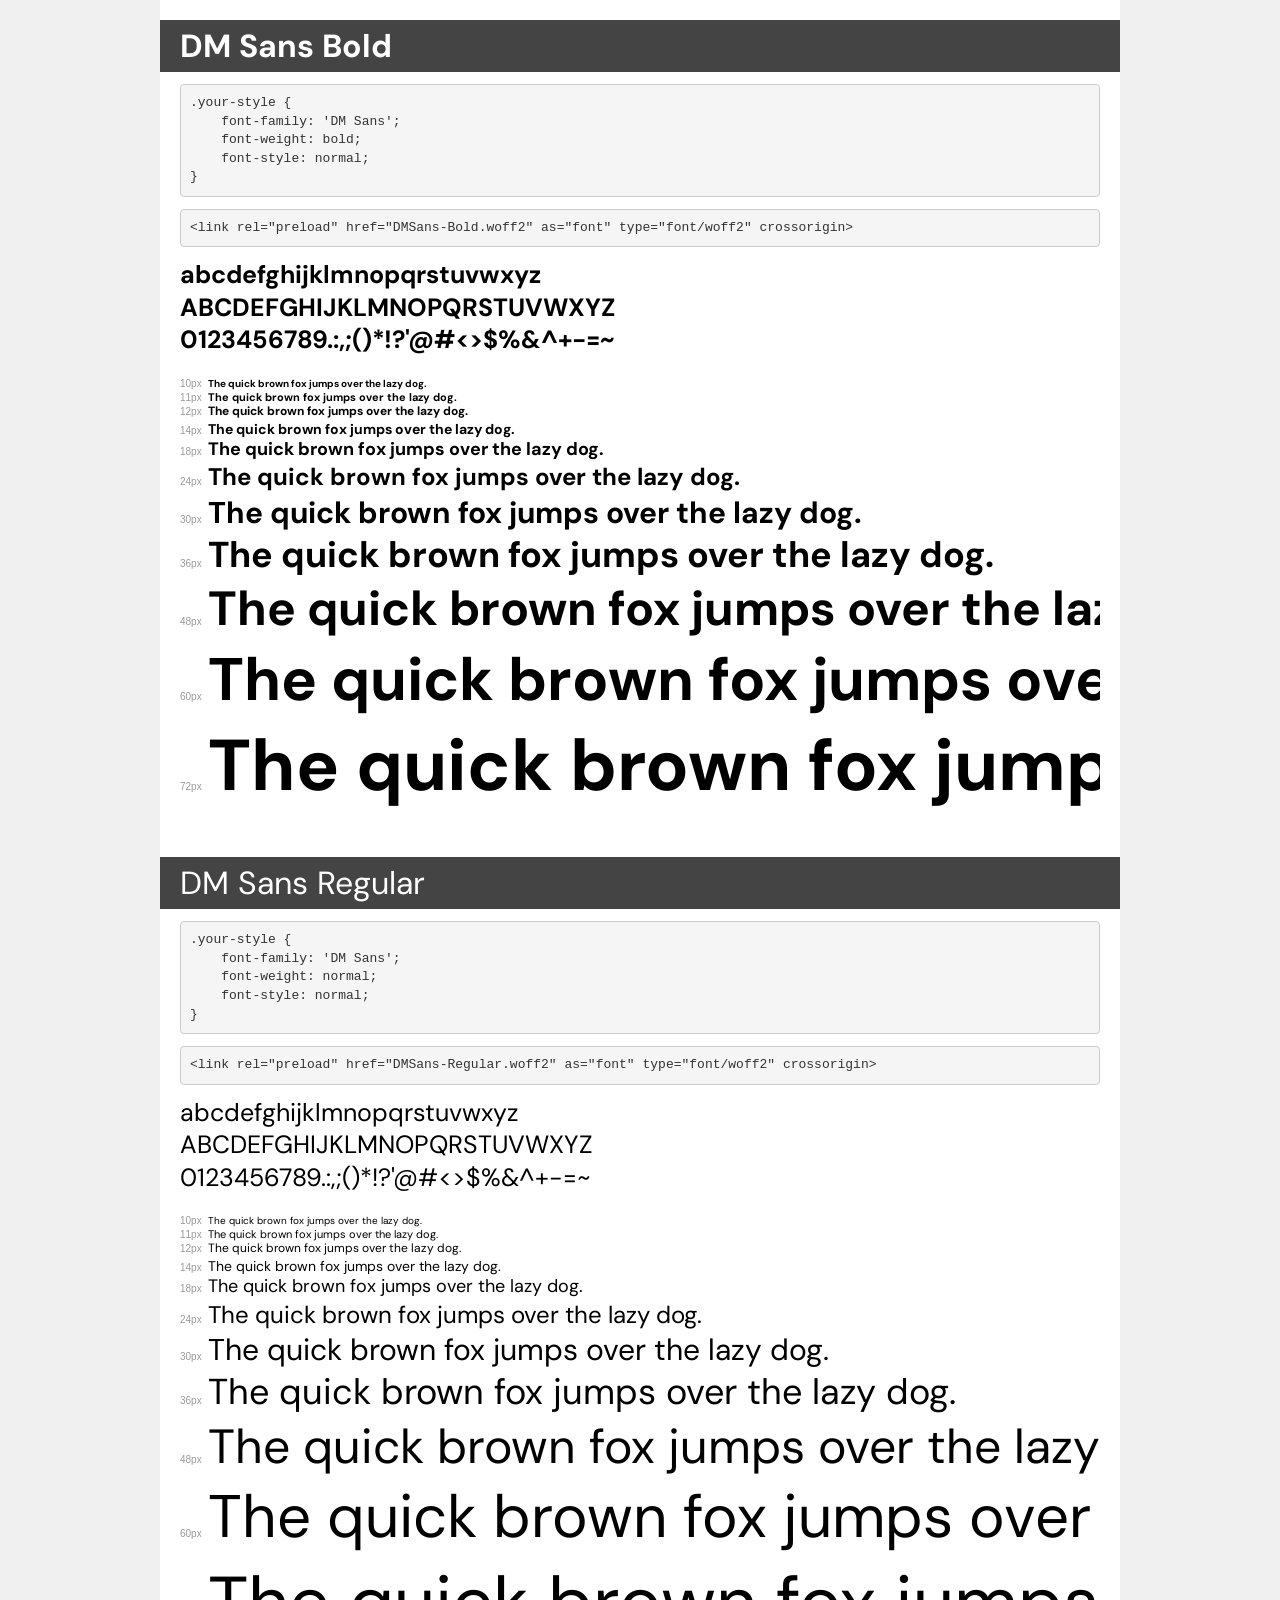
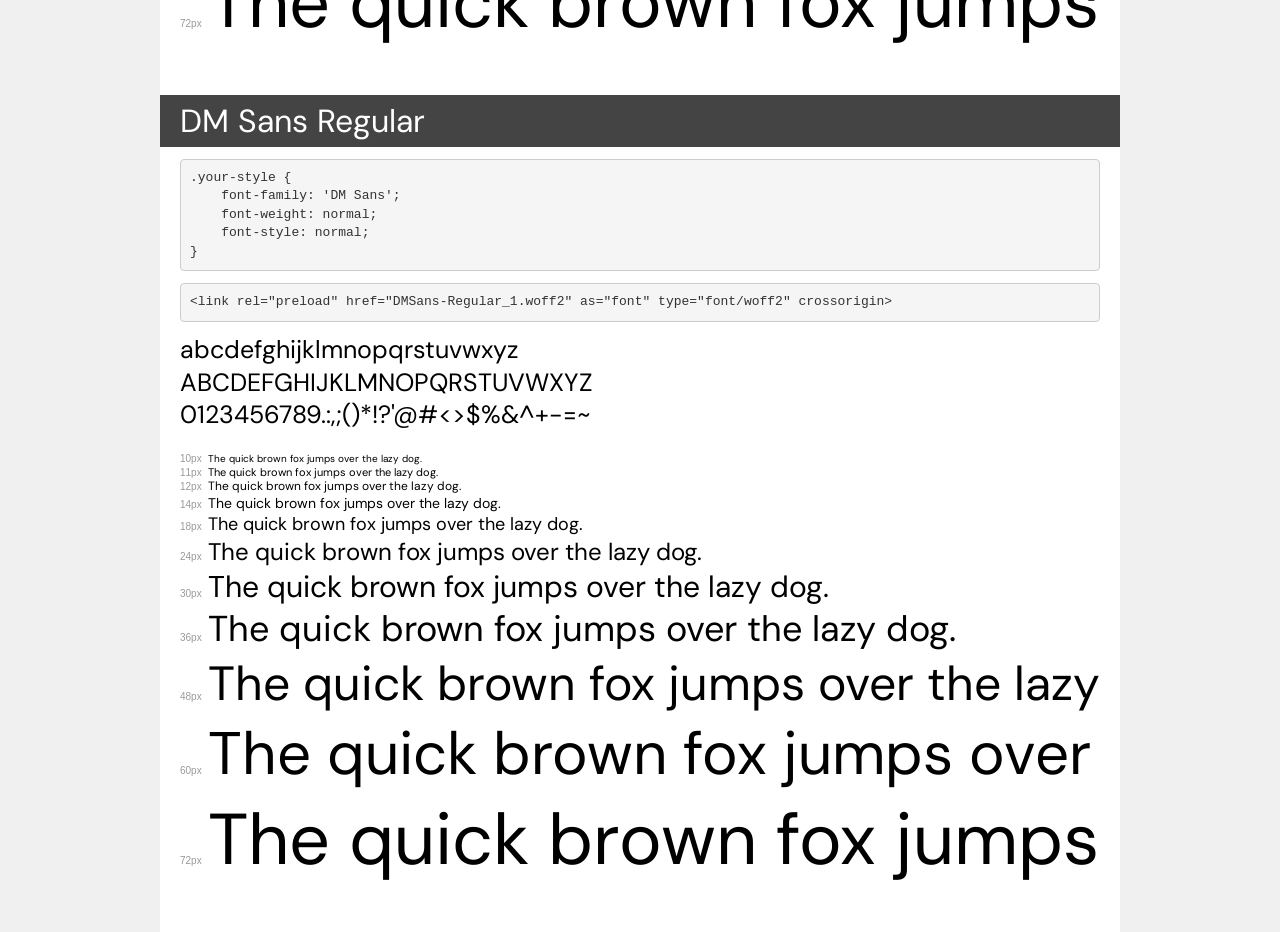
<file: assets/fonts/demo.html>
<!DOCTYPE html>
<html lang="en">
<head>
    <meta charset="utf-8">
    <meta http-equiv="X-UA-Compatible" content="IE=edge">
    <meta name="viewport" content="width=device-width, initial-scale=1">
    <meta name="robots" content="noindex, noarchive">
    <meta name="format-detection" content="telephone=no">
    <title>Transfonter demo</title>
    <link href="stylesheet.css" rel="stylesheet">
    <style>
        /*
        http://meyerweb.com/eric/tools/css/reset/
        v2.0 | 20110126
        License: none (public domain)
        */
        html, body, div, span, applet, object, iframe,
        h1, h2, h3, h4, h5, h6, p, blockquote, pre,
        a, abbr, acronym, address, big, cite, code,
        del, dfn, em, img, ins, kbd, q, s, samp,
        small, strike, strong, sub, sup, tt, var,
        b, u, i, center,
        dl, dt, dd, ol, ul, li,
        fieldset, form, label, legend,
        table, caption, tbody, tfoot, thead, tr, th, td,
        article, aside, canvas, details, embed,
        figure, figcaption, footer, header, hgroup,
        menu, nav, output, ruby, section, summary,
        time, mark, audio, video {
            margin: 0;
            padding: 0;
            border: 0;
            font-size: 100%;
            font: inherit;
            vertical-align: baseline;
        }
        /* HTML5 display-role reset for older browsers */
        article, aside, details, figcaption, figure,
        footer, header, hgroup, menu, nav, section {
            display: block;
        }
        body {
            line-height: 1;
        }
        ol, ul {
            list-style: none;
        }
        blockquote, q {
            quotes: none;
        }
        blockquote:before, blockquote:after,
        q:before, q:after {
            content: '';
            content: none;
        }
        table {
            border-collapse: collapse;
            border-spacing: 0;
        }
        /* demo styles */
        body {
            background: #f0f0f0;
            color: #000;
        }
        .page {
            background: #fff;
            width: 920px;
            margin: 0 auto;
            padding: 20px 20px 0 20px;
            overflow: hidden;
        }
        .font-container {
            overflow-x: auto;
            overflow-y: hidden;
            margin-bottom: 40px;
            line-height: 1.3;
            white-space: nowrap;
            padding-bottom: 5px;
        }
        h1 {
            position: relative;
            background: #444;
            font-size: 32px;
            color: #fff;
            padding: 10px 20px;
            margin: 0 -20px 12px -20px;
        }
        .letters {
            font-size: 25px;
            margin-bottom: 20px;
        }
        .s10:before {
            content: '10px';
        }
        .s11:before {
            content: '11px';
        }
        .s12:before {
            content: '12px';
        }
        .s14:before {
            content: '14px';
        }
        .s18:before {
            content: '18px';
        }
        .s24:before {
            content: '24px';
        }
        .s30:before {
            content: '30px';
        }
        .s36:before {
            content: '36px';
        }
        .s48:before {
            content: '48px';
        }
        .s60:before {
            content: '60px';
        }
        .s72:before {
            content: '72px';
        }
        .s10:before, .s11:before, .s12:before, .s14:before,
        .s18:before, .s24:before, .s30:before, .s36:before,
        .s48:before, .s60:before, .s72:before {
            font-family: Arial, sans-serif;
            font-size: 10px;
            font-weight: normal;
            font-style: normal;
            color: #999;
            padding-right: 6px;
        }
        pre {
            display: block;
            padding: 9px;
            margin: 0 0 12px;
            font-family: Monaco, Menlo, Consolas, "Courier New", monospace;
            font-size: 13px;
            line-height: 1.428571429;
            color: #333;
            font-weight: normal;
            font-style: normal;
            background-color: #f5f5f5;
            border: 1px solid #ccc;
            overflow-x: auto;
            border-radius: 4px;
        }
        /* responsive */
        @media (max-width: 959px) {
            .page {
                width: auto;
                margin: 0;
            }
        }
    </style>
</head>
<body>
<div class="page">
    <div class="demo">
        <h1 style="font-family: 'DM Sans'; font-weight: bold; font-style: normal;">DM Sans Bold</h1>
        <pre title="Usage">.your-style {
    font-family: 'DM Sans';
    font-weight: bold;
    font-style: normal;
}</pre>
        <pre title="Preload (optional)">
&lt;link rel=&quot;preload&quot; href=&quot;DMSans-Bold.woff2&quot; as=&quot;font&quot; type=&quot;font/woff2&quot; crossorigin&gt;</pre>
        <div class="font-container" style="font-family: 'DM Sans'; font-weight: bold; font-style: normal;">
            <p class="letters">
                abcdefghijklmnopqrstuvwxyz<br>
ABCDEFGHIJKLMNOPQRSTUVWXYZ<br>
                0123456789.:,;()*!?'@#&lt;&gt;$%&^+-=~
            </p>
            <p class="s10" style="font-size: 10px;">The quick brown fox jumps over the lazy dog.</p>
            <p class="s11" style="font-size: 11px;">The quick brown fox jumps over the lazy dog.</p>
            <p class="s12" style="font-size: 12px;">The quick brown fox jumps over the lazy dog.</p>
            <p class="s14" style="font-size: 14px;">The quick brown fox jumps over the lazy dog.</p>
            <p class="s18" style="font-size: 18px;">The quick brown fox jumps over the lazy dog.</p>
            <p class="s24" style="font-size: 24px;">The quick brown fox jumps over the lazy dog.</p>
            <p class="s30" style="font-size: 30px;">The quick brown fox jumps over the lazy dog.</p>
            <p class="s36" style="font-size: 36px;">The quick brown fox jumps over the lazy dog.</p>
            <p class="s48" style="font-size: 48px;">The quick brown fox jumps over the lazy dog.</p>
            <p class="s60" style="font-size: 60px;">The quick brown fox jumps over the lazy dog.</p>
            <p class="s72" style="font-size: 72px;">The quick brown fox jumps over the lazy dog.</p>
        </div>
    </div>

    <div class="demo">
        <h1 style="font-family: 'DM Sans'; font-weight: normal; font-style: normal;">DM Sans Regular</h1>
        <pre title="Usage">.your-style {
    font-family: 'DM Sans';
    font-weight: normal;
    font-style: normal;
}</pre>
        <pre title="Preload (optional)">
&lt;link rel=&quot;preload&quot; href=&quot;DMSans-Regular.woff2&quot; as=&quot;font&quot; type=&quot;font/woff2&quot; crossorigin&gt;</pre>
        <div class="font-container" style="font-family: 'DM Sans'; font-weight: normal; font-style: normal;">
            <p class="letters">
                abcdefghijklmnopqrstuvwxyz<br>
ABCDEFGHIJKLMNOPQRSTUVWXYZ<br>
                0123456789.:,;()*!?'@#&lt;&gt;$%&^+-=~
            </p>
            <p class="s10" style="font-size: 10px;">The quick brown fox jumps over the lazy dog.</p>
            <p class="s11" style="font-size: 11px;">The quick brown fox jumps over the lazy dog.</p>
            <p class="s12" style="font-size: 12px;">The quick brown fox jumps over the lazy dog.</p>
            <p class="s14" style="font-size: 14px;">The quick brown fox jumps over the lazy dog.</p>
            <p class="s18" style="font-size: 18px;">The quick brown fox jumps over the lazy dog.</p>
            <p class="s24" style="font-size: 24px;">The quick brown fox jumps over the lazy dog.</p>
            <p class="s30" style="font-size: 30px;">The quick brown fox jumps over the lazy dog.</p>
            <p class="s36" style="font-size: 36px;">The quick brown fox jumps over the lazy dog.</p>
            <p class="s48" style="font-size: 48px;">The quick brown fox jumps over the lazy dog.</p>
            <p class="s60" style="font-size: 60px;">The quick brown fox jumps over the lazy dog.</p>
            <p class="s72" style="font-size: 72px;">The quick brown fox jumps over the lazy dog.</p>
        </div>
    </div>

    <div class="demo">
        <h1 style="font-family: 'DM Sans'; font-weight: normal; font-style: normal;">DM Sans Regular</h1>
        <pre title="Usage">.your-style {
    font-family: 'DM Sans';
    font-weight: normal;
    font-style: normal;
}</pre>
        <pre title="Preload (optional)">
&lt;link rel=&quot;preload&quot; href=&quot;DMSans-Regular_1.woff2&quot; as=&quot;font&quot; type=&quot;font/woff2&quot; crossorigin&gt;</pre>
        <div class="font-container" style="font-family: 'DM Sans'; font-weight: normal; font-style: normal;">
            <p class="letters">
                abcdefghijklmnopqrstuvwxyz<br>
ABCDEFGHIJKLMNOPQRSTUVWXYZ<br>
                0123456789.:,;()*!?'@#&lt;&gt;$%&^+-=~
            </p>
            <p class="s10" style="font-size: 10px;">The quick brown fox jumps over the lazy dog.</p>
            <p class="s11" style="font-size: 11px;">The quick brown fox jumps over the lazy dog.</p>
            <p class="s12" style="font-size: 12px;">The quick brown fox jumps over the lazy dog.</p>
            <p class="s14" style="font-size: 14px;">The quick brown fox jumps over the lazy dog.</p>
            <p class="s18" style="font-size: 18px;">The quick brown fox jumps over the lazy dog.</p>
            <p class="s24" style="font-size: 24px;">The quick brown fox jumps over the lazy dog.</p>
            <p class="s30" style="font-size: 30px;">The quick brown fox jumps over the lazy dog.</p>
            <p class="s36" style="font-size: 36px;">The quick brown fox jumps over the lazy dog.</p>
            <p class="s48" style="font-size: 48px;">The quick brown fox jumps over the lazy dog.</p>
            <p class="s60" style="font-size: 60px;">The quick brown fox jumps over the lazy dog.</p>
            <p class="s72" style="font-size: 72px;">The quick brown fox jumps over the lazy dog.</p>
        </div>
    </div>

</div>
</body>
</html>
</file>
<file: css/style.css>
:root {
  --neutral-950: hsl(0, 0%, 0%);
  --neutral-300: hsl(0, 0%, 87%);
  --neutral-200: hsl(0, 0%, 94%);
  --neutral-100: hsl(0, 0%, 96%);
  --neutral-0: hsl(0, 0%, 100%);
}

@font-face {
  font-family: "DM Sans";
  src: url("../assets/fonts/DMSans-Bold.woff2") format("woff2");
  font-weight: bold;
  font-style: normal;
  font-display: swap;
}

@font-face {
  font-family: "DM Sans";
  src: url("../assets/fonts/DMSans-Regular.woff2") format("woff2");
  font-weight: normal;
  font-style: normal;
  font-display: swap;
}

@font-face {
  font-family: "DM Sans";
  src: url("../assets/fonts/DMSans-Regular_1.woff2") format("woff2");
  font-weight: normal;
  font-style: normal;
  font-display: swap;
}
html {
  box-sizing: border-box;
}

*,
*::after,
*::before {
  box-sizing: border-box;
}
body {
  max-width: 1440px;
  width: 100%;
  margin: 0;
  margin-inline: auto;
  padding: 0;
  font-family: "DM Sans";
  background-color: var(--neutral-0);
}
img {
  display: block;
  max-width: 100%;
  height: auto;
}
h1,
h2,
h3,
h4,
h5,
p {
  margin: 0;
}
ul {
  margin: 0;
  padding: 0;
  list-style: none;
}
button {
  border: 0 none transparent;
  background-color: transparent;
  cursor: pointer;
  padding: 0;
}
a {
  text-decoration: none;
}
.container {
  max-width: 70.625rem;
  margin-inline: auto;
  padding-inline: 0.625rem;
}
.btn {
  width: 9.8125rem;
  height: 2.5rem;
  display: flex;
  flex-direction: row;
  justify-content: center;
  align-items: center;
  font-weight: 700;
  background: var(--neutral-950);
  font-size: 12px;
  line-height: 135%;
  letter-spacing: 2px;
  text-transform: uppercase;
  color: var(--neutral-0);
  transition:
    background-color 450ms ease-in-out,
    color 450ms ease-in-out;
  &:hover {
    color: var(--neutral-950);
    background-color: var(--neutral-300);
  }
}
.header {
  display: flex;
  align-items: center;
  padding-block: 1.75rem;
  .header__logo {
    flex-grow: 1;
  }
  .menu__button {
    display: none;
  }
  .header__block {
    display: flex;
    align-items: center;
    justify-content: space-between;
    flex-grow: 1;
    nav {
      ul {
        display: flex;
        align-items: center;
        column-gap: 2.5rem;
        li {
          a {
            font-weight: 700;
            font-size: 0.75rem;
            line-height: 135%;
            letter-spacing: 2px;
            color: var(--neutral-950);
            text-transform: uppercase;
            transition:
              opacity 450ms ease-in-out,
              text-shadow 450ms ease-in-out;
            &:hover {
              mix-blend-mode: normal;
              opacity: 0.3;
              text-shadow: 0px 4px 4px rgba(0, 0, 0, 0.25);
            }
          }
        }
      }
    }
  }
  #overlay {
    background: var(--neutral-950);
    mix-blend-mode: normal;
    opacity: 0.5;
    position: fixed;
    inset: 0;
    display: none;
  }
}
.main {
  .main__hero {
    .create__hero {
      min-height: 40.625rem;
      display: flex;
      align-items: center;
      .create__hero-content {
        max-width: 38.125rem;
        background: var(--neutral-950);
        color: var(--neutral-0);
        padding: 10.8125rem 7rem;
        position: relative;
        &::before {
          position: absolute;
          content: "";
          width: 0.375rem;
          height: 19rem;
          background: linear-gradient(
            52.98deg,
            #ffc593 0%,
            #bc7198 49.95%,
            #5a77ff 99.9%
          );
          top: 25%;
          left: 0;
        }
        h2 {
          font-weight: 700;
          font-size: 2.5rem;
          line-height: 48px;
          letter-spacing: 4.16667px;
          text-transform: uppercase;
          margin-block-end: 1.25rem;
        }
        p {
          font-weight: 400;
          font-size: 0.9375rem;
          line-height: 165%;
          mix-blend-mode: normal;
          opacity: 0.6;
          margin-block-end: 48px;
        }
        a {
          font-weight: 700;
          font-size: 0.75rem;
          line-height: 135%;
          text-align: right;
          letter-spacing: 2px;
          color: var(--neutral-0);
          text-transform: uppercase;
          position: relative;
          transition: text-decoration 450ms ease-in-out;
          &:hover {
            text-decoration: underline;
            text-underline-offset: 3px;
          }
          &::after {
            position: absolute;
            content: "";
            background-image: url("../assets/shared/desktop/arrow.svg");
            width: 2.6875rem;
            height: 0.875rem;
            top: 0.0625rem;
            left: 7.875rem;
          }
        }
      }
      .home__picture {
        .hero__img {
          width: 51.875rem;
          height: 40.625rem;
          object-fit: cover;
        }
      }
    }
    .stories__hero {
      height: 37.5rem;
      display: flex;
      align-items: center;
      .home__picture {
        .hero__img {
          width: 51.875rem;
          height: 37.5rem;
          object-fit: cover;
        }
      }
      .create__stories-content {
        max-width: 38.125rem;
        color: var(--neutral-950);
        padding: 8.5rem 6.9688rem;
        h2 {
          width: 347px;
          font-weight: 700;
          font-size: 2.5rem;
          line-height: 48px;
          letter-spacing: 4.16667px;
          text-transform: uppercase;
          margin-block-end: 1.25rem;
        }
        p {
          font-weight: 400;
          font-size: 0.9375rem;
          line-height: 165%;
          mix-blend-mode: normal;
          opacity: 0.6;
          margin-block-end: 3rem;
        }
        a {
          font-weight: 700;
          font-size: 0.75rem;
          line-height: 135%;
          text-align: right;
          letter-spacing: 2px;
          color: #000000;
          text-transform: uppercase;
          position: relative;
          transition: text-decoration 450ms ease-in-out;
          &:hover {
            text-decoration: underline;
            text-underline-offset: 3px;
          }
          &::after {
            position: absolute;
            content: "";
            background-image: url("../assets/shared/desktop/arrow_b.svg");
            width: 2.6875rem;
            height: 0.875rem;
            top: 0.0625rem;
            left: 9.375rem;
          }
        }
      }
    }
    .designed__hero {
      display: flex;
      align-items: center;
      height: 37.5rem;
      .create__designed-content {
        max-width: 38.125rem;
        color: var(--neutral-950);
        padding: 10rem 6.9688rem;
        h2 {
          font-weight: 700;
          font-size: 2.5rem;
          line-height: 48px;
          letter-spacing: 4.16667px;
          text-transform: uppercase;
          margin-block-end: 1.25rem;
        }
        p {
          font-weight: 400;
          font-size: 0.9375rem;
          line-height: 165%;
          mix-blend-mode: normal;
          opacity: 0.6;
          margin-block-end: 3rem;
        }
        a {
          font-weight: 700;
          font-size: 0.75rem;
          line-height: 135%;
          text-align: right;
          letter-spacing: 2px;
          color: #000000;
          text-transform: uppercase;
          position: relative;
          transition: text-decoration 450ms ease-in-out;
          &:hover {
            text-decoration: underline;
            text-underline-offset: 3px;
          }
          &::after {
            position: absolute;
            content: "";
            background-image: url("../assets/shared/desktop/arrow_b.svg");
            width: 2.6875rem;
            height: 0.875rem;
            top: 0.0625rem;
            left: 9.375rem;
          }
        }
      }
      .home__picture {
        height: 37.5rem;
        .hero__img {
          width: 51.875rem;
          height: 37.5rem;
          object-fit: cover;
        }
      }
    }
  }
  .collections {
    display: grid;
    grid-template-columns: repeat(4, 1fr);
    justify-items: center;
    margin-block-end: 7.5rem;
    .collections__links {
      /* Make the link a block so it has a height and width */
      display: block;
      /* Now absolute inside is oriented to this reference */
      position: relative;
      color: var(--neutral-0);
      picture {
        /* Remove extra gaps from the bottom of the image */
        display: block;
        position: relative;
        transition: transform 450ms ease-in-out;
        &:hover {
          transform: translateY(-24px);
          &::before {
            position: absolute;
            content: "";
            width: 100%;
            height: 0.375rem;
            background: linear-gradient(
              52.98deg,
              #ffc593 0%,
              #bc7198 49.95%,
              #5a77ff 99.9%
            );
            bottom: 0;
            left: 0;
          }
        }
        &::after {
          content: "";
          position: absolute;
          top: 0;
          left: 0;
          width: 100%;
          height: 100%;
          /* White color with 75% transparency */
          background-color: rgba(0, 0, 0, 0.4);
          /* Initially hidden */
          opacity: 0;
          transition: opacity 0.3s ease;
        }
      }
      .collections__content {
        position: absolute;
        bottom: 2.5rem;
        left: 2.5rem;
        z-index: 2;
        h4 {
          font-weight: 700;
          font-size: 1.125rem;
          line-height: 140%;
          margin-block-end: 4px;
        }
        p {
          width: 17.5rem;
          font-weight: 400;
          font-size: 0.8125rem;
          line-height: 130%;
          padding-block-end: 1rem;
          border-bottom: 1px solid rgb(255, 255, 255, 0.8);
        }
        span {
          display: block;
          font-weight: 700;
          font-size: 0.75rem;
          line-height: 135%;
          letter-spacing: 2px;
          color: #ffffff;
          text-transform: uppercase;
          position: relative;
          padding-block-start: 1.25rem;
          &::after {
            position: absolute;
            content: "";
            background-image: url("../assets/shared/desktop/arrow.svg");
            width: 2.6875rem;
            height: 0.875rem;
            top: 1.25rem;
            left: 14.6875rem;
          }
        }
      }
    }
  }
  .services {
    display: grid;
    grid-template-columns: repeat(3, 1fr);
    align-items: baseline;
    column-gap: 30px;
    color: var(--neutral-950);
    margin-block-end: 7.5rem;
    .services__block {
      display: flex;
      align-items: center;
      flex-direction: column;
      img {
        margin-block-end: 3rem;
      }
      h4 {
        font-weight: 700;
        font-size: 1.125rem;
        line-height: 140%;
        text-align: center;
        margin-block-end: 1rem;
      }
      p {
        font-weight: 400;
        font-size: 0.9375rem;
        line-height: 165%;
        text-align: center;
        mix-blend-mode: normal;
        opacity: 0.6;
      }
    }
  }
  .stories__hero {
    position: relative;
    /* Height according to the layout */
    height: 650px;
    .stories__picture {
      .stories__img {
        width: 100%;
        height: auto;
        display: block;
        /* Helps avoid distortion of proportions */
        object-fit: cover;
      }
    }
    .stories__hero-content {
      position: absolute;
      /* according to the layout */
      top: 7.625rem;
      bottom: 7.625rem;
      left: 7rem;
      z-index: 2;
      max-width: 25.3125rem;
      color: var(--neutral-0);
      .hero__text {
        text-transform: uppercase;
        font-weight: 700;
        font-size: 0.75rem;
        line-height: 135%;
        letter-spacing: 2px;
        margin-block-end: 24px;
      }
      h2 {
        font-weight: 700;
        font-size: 2.5rem;
        line-height: 48px;
        letter-spacing: 4.16667px;
        text-transform: uppercase;
        margin-block-end: 64px;
      }
      .hero__author {
        display: flex;
        align-items: center;
        column-gap: 0.25rem;
        margin-block-end: 1.5rem;
        .data {
          display: block;
          font-weight: 400;
          font-size: 0.8125rem;
          line-height: 130%;
          mix-blend-mode: normal;
          opacity: 0.75;
        }
        .author {
          display: block;
          font-weight: 400;
          font-size: 0.8125rem;
          line-height: 130%;
        }
      }
      .hero__desc {
        font-weight: 400;
        font-size: 0.9375rem;
        line-height: 165%;
        mix-blend-mode: normal;
        opacity: 0.6;
        margin-block-end: 24px;
      }
      a {
        font-weight: 700;
        font-size: 0.75rem;
        line-height: 135%;
        text-align: right;
        letter-spacing: 2px;
        color: var(--neutral-0);
        text-transform: uppercase;
        position: relative;
        transition: text-decoration 450ms ease-in-out;
        &:hover {
          text-decoration: underline;
          text-underline-offset: 3px;
        }
        &::after {
          position: absolute;
          content: "";
          background-image: url("../assets/shared/desktop/arrow.svg");
          width: 2.6875rem;
          height: 0.875rem;
          top: 0.0625rem;
          left: 8.25rem;
        }
      }
    }
  }
  .stories__collections {
    display: grid;
    grid-template-columns: repeat(4, 1fr);
    grid-template-rows: repeat(4, 1fr);
    justify-items: center;
    .collections__links {
      /* Make the link a block so it has a height and width */
      display: block;
      /* Now absolute inside is oriented to this reference */
      position: relative;
      color: var(--neutral-0);
      picture {
        /* Remove extra gaps from the bottom of the image */
        display: block;
        position: relative;
        transition: transform 450ms ease-in-out;
        &:hover {
          transform: translateY(-1.5rem);
          &::before {
            position: absolute;
            content: "";
            width: 100%;
            height: 0.375rem;
            background: linear-gradient(
              52.98deg,
              #ffc593 0%,
              #bc7198 49.95%,
              #5a77ff 99.9%
            );
            bottom: 0;
            left: 0;
          }
        }
        &::after {
          content: "";
          position: absolute;
          top: 0;
          left: 0;
          width: 100%;
          height: 100%;
          background-color: linear-gradient(180deg, #000000 0%, #000000ab 100%);
          /* Initially hidden */
          opacity: 0;
          transition: opacity 0.3s ease;
        }
        .collections__img {
          width: 100%;
          height: auto;
          display: block;
          /* Helps avoid distortion of proportions */
          object-fit: cover;
        }
      }
      .collections__content {
        position: absolute;
        bottom: 2.5rem;
        left: 2.5rem;
        z-index: 2;
        color: var(--neutral-0);
        .name {
          font-weight: 400;
          font-size: 0.8125rem;
          line-height: 130%;
          margin-block-end: 4px;
        }
        h4 {
          font-weight: 700;
          font-size: 1.125rem;
          line-height: 140%;
          margin-block-end: 4px;
        }
        .name {
          width: 17.5rem;
          font-weight: 400;
          font-size: 0.8125rem;
          line-height: 130%;
          padding-block-end: 16px;
          border-bottom: 1px solid rgb(255, 255, 255, 0.8);
        }
        span {
          display: block;
          font-weight: 700;
          font-size: 0.75rem;
          line-height: 135%;
          letter-spacing: 2px;
          color: #ffffff;
          text-transform: uppercase;
          position: relative;
          padding-block-start: 20px;
          &::after {
            position: absolute;
            content: "";
            background-image: url("../assets/shared/desktop/arrow.svg");
            width: 2.6875rem;
            height: 0.875rem;
            top: 1.25rem;
            left: 14.6875rem;
          }
        }
      }
    }
  }
  .features__hero {
    min-height: 30.625rem;
    display: flex;
    align-items: center;
    margin-block-end: 10rem;
    .features__hero-content {
      max-width: 38.125rem;
      background: var(--neutral-950);
      padding: 10.8125rem 7rem;
      color: var(--neutral-0);
      position: relative;
      &::before {
        position: absolute;
        content: "";
        width: 0.375rem;
        height: 9rem;
        background: linear-gradient(
          52.98deg,
          #ffc593 0%,
          #bc7198 49.95%,
          #5a77ff 99.9%
        );
        top: 10.8125rem;
        left: 0;
      }
      h2 {
        font-weight: 700;
        font-size: 2.5rem;
        line-height: 48px;
        letter-spacing: 4.16667px;
        text-transform: uppercase;
        margin-block-end: 20px;
      }
      p {
        font-weight: 400;
        font-size: 0.9375rem;
        line-height: 165%;
        mix-blend-mode: normal;
        opacity: 0.6;
      }
    }
    .home__picture {
      .hero__img {
        display: block;
        width: 51.875rem;
        height: 30.625rem;
        object-fit: cover;
      }
    }
  }
  .features__services {
    display: grid;
    grid-template-columns: repeat(3, 1fr);
    align-items: baseline;
    gap: 6.5rem 1.875rem;
    margin-block-end: 160px;
    .services__block {
      display: flex;
      align-items: center;
      flex-direction: column;
      img {
        margin-block-end: 3rem;
      }
      h4 {
        font-weight: 700;
        font-size: 1.125rem;
        line-height: 140%;
        text-align: center;
        margin-block-end: 1rem;
      }
      p {
        font-weight: 400;
        font-size: 0.9375rem;
        line-height: 165%;
        text-align: center;
        mix-blend-mode: normal;
        opacity: 0.6;
      }
    }
  }
  .pricing__hero {
    min-height: 30.625rem;
    display: flex;
    align-items: center;
    margin-block-end: 7.5rem;
    .pricing__hero-content {
      max-width: 38.125rem;
      background: var(--neutral-950);
      padding: 10.8125rem 7rem;
      color: var(--neutral-0);
      position: relative;
      &::before {
        position: absolute;
        content: "";
        width: 0.375rem;
        height: 9rem;
        background: linear-gradient(
          52.98deg,
          #ffc593 0%,
          #bc7198 49.95%,
          #5a77ff 99.9%
        );
        top: 10.8125rem;
        left: 0;
      }
      h2 {
        font-weight: 700;
        font-size: 2.5rem;
        line-height: 48px;
        letter-spacing: 4.16667px;
        text-transform: uppercase;
        margin-block-end: 1.25rem;
      }
      p {
        font-weight: 400;
        font-size: 0.9375rem;
        line-height: 165%;
        mix-blend-mode: normal;
        opacity: 0.6;
      }
    }
    .home__picture {
      .hero__img {
        display: block;
        width: 51.875rem;
        height: 30.625rem;
        object-fit: cover;
      }
    }
  }
  .pricing__block {
    margin-block-end: 10rem;

    /* --- SWITCH SECTION --- */
    .pricing__toggle {
      display: flex;
      flex-flow: row nowrap;
      justify-content: center;
      align-items: center;
      gap: 2rem;
      margin-block-end: 3rem;

      .monthly {
        font-weight: 700;
        font-size: 1.125rem;
        line-height: 140%;
        text-align: center;
        color: var(--neutral-950);
        mix-blend-mode: normal;
        opacity: 1;
        transition: opacity 0.3s ease;
      }

      .toggle__button {
        width: 4rem;
        height: 2rem;
        padding: 0.1875rem;
        background-color: var(--neutral-300);
        border-radius: 999px;
        border-color: var(--neutral-300);
        cursor: pointer;
        transition:
          background-color 0.3s ease,
          border-color 0.3s ease;

        .animated__toggle {
          width: 1.5rem;
          height: 1.5rem;
          border-radius: 50%;
          background-color: var(--neutral-950);
          transform: translateX(0);
          transition:
            transform 0.3s ease,
            background-color 0.3s ease;
        }
      }

      .yearly {
        font-weight: 700;
        font-size: 1.125rem;
        line-height: 140%;
        text-align: center;
        color: var(--neutral-950);
        mix-blend-mode: normal;
        opacity: 0.5;
        transition: opacity 0.3s ease;
      }
    }

    /* --- TARIFF PLANS SECTION --- */
    .tariff__block {
      display: grid;
      grid-template-columns: repeat(3, 1fr);
      align-items: center;
      column-gap: 1.875rem;

      .tariff__plan {
        &.basic,
        &.business {
          max-width: 21.875rem;
          min-height: 25.4375rem;
          background: var(--neutral-100);
          color: var(--neutral-950);
          padding: 2.9375rem 2.5rem;
        }

        &.pro {
          color: var(--neutral-0);
          background: var(--neutral-950);
          padding: 4.9063rem 2.5rem;
          position: relative;

          &::before {
            position: absolute;
            content: "";
            /* 100% corrected to fit within the scope */
            width: 100%;
            height: 0.375rem;
            background: linear-gradient(
              53deg,
              #ffc593 0%,
              #bc7198 50%,
              #5a77ff 100%
            );
            /* Presses to the top edge */
            inset: 0 0 auto 0;
          }

          /* Button inside the PRO plan */
          .btn__price {
            background: var(--neutral-0);
            color: var(--neutral-950);

            &:hover {
              background: var(--neutral-300);
              color: var(--neutral-950);
            }
          }
        }

        .tariff__plan-wrap {
          .tariff__plan-conditions {
            h3 {
              font-size: 1.5rem;
              line-height: 105%;
              text-align: center;
              margin-block-end: 1.25rem;
            }
            p {
              font-size: 0.9375rem;
              line-height: 165%;
              text-align: center;
              mix-blend-mode: normal;
              opacity: 0.6;
              margin-block-end: 2.5rem;
            }
          }

          .tariff__plan-price {
            font-weight: 700;
            font-size: 2.5rem;
            line-height: 48px;
            text-align: center;
            letter-spacing: 4.16667px;
            text-transform: uppercase;
            margin-block-end: 2.5rem;

            span {
              display: block;
              text-transform: lowercase;
              font-weight: 400;
              font-size: 0.9375rem;
              line-height: 165%;
              text-align: center;
              mix-blend-mode: normal;
              opacity: 0.6;
            }

            &.month {
              display: block;
            }
            &.year {
              display: none;
            }
          }
        }

        /* General styles for buttons */
        .btn__price {
          width: 16.875rem;
          height: 2.5rem;
          margin: 0 auto;
          background: var(--neutral-950);
          color: var(--neutral-0);
          border: none;
          cursor: pointer;
          transition:
            background 450ms ease-in-out,
            color 450ms ease-in-out;

          &:hover {
            background: var(--neutral-300);
            color: var(--neutral-950);
          }
        }
      }
    }

    /* --- ACTIVE SWITCH STATE (YEARLY) --- */
    &.toggle-price {
      .pricing__toggle {
        .toggle__button {
          background-color: var(--neutral-950);
          border-color: var(--neutral-950);

          .animated__toggle {
            background-color: var(--neutral-0);
            transform: translateX(32px);
          }
        }
        .monthly {
          opacity: 0.5;
        }
        .yearly {
          opacity: 1;
        }
      }

      .tariff__block .tariff__plan .tariff__plan-wrap {
        .tariff__plan-price.month {
          display: none;
        }
        .tariff__plan-price.year {
          display: block;
        }
      }
    }
  }
  .pricing__compare {
    color: #000000;
    text-transform: uppercase;
    margin-block-end: 6.625rem;
    h2 {
      font-weight: 700;
      font-size: 2.5rem;
      line-height: 48px;
      text-align: center;
      letter-spacing: 4.16667px;
      margin-block-end: 3.5rem;
    }
    .table__container {
      width: 100%;
      overflow-x: auto;

      .compare__table {
        width: 100%;
        border-collapse: collapse;
        max-width: 46.9375rem;
        margin: 0 auto;
        padding-inline: 0.625rem;
        font-family: "DM Sans";
        font-weight: 700;
        font-size: 0.75rem;
        line-height: 135%;
        letter-spacing: 2px;

        thead {
          border-bottom: 1px solid var(--neutral-950);

          th {
            width: 8.75rem;
            padding-block-end: 1.4375rem;
          }
        }

        tbody {
          td {
            padding-block: 1.4375rem;
            vertical-align: middle;
            border-bottom: 1px solid var(--neutral-300);
          }

          td:first-child {
            width: 14.4375rem;
          }

          /* New class for centering content inside cells */
          .table__cell-center {
            display: flex;
            align-items: center;
            justify-content: center;
            width: 100%;
            height: 100%;
          }
        }

        .visually-hidden {
          position: absolute;
          width: 1px;
          height: 1px;
          padding: 0;
          margin: -1px;
          overflow: hidden;
          clip: rect(0, 0, 0, 0);
          border: 0;
        }
      }
    }
  }
  .beta__invite {
    display: grid;
    grid-template-areas: "beta";
    position: relative;
    &::before {
      position: absolute;
      content: "";
      width: 0.375rem;
      height: 17.5rem;
      background: linear-gradient(
        52.98deg,
        #ffc593 0%,
        #bc7198 49.95%,
        #5a77ff 99.9%
      );
      top: 0;
      left: 0;
    }
    .invite__picture {
      grid-area: beta;
    }
    .invite__content {
      grid-area: beta;
      padding: 4.25rem 10.3125rem;
      display: flex;
      align-items: center;
      justify-content: space-between;
      h2 {
        max-width: 400px;
        font-weight: 700;
        font-size: 2.5rem;
        line-height: 48px;
        letter-spacing: 4.16667px;
        text-transform: uppercase;
        color: #ffffff;
      }
      a {
        display: block;
        font-weight: 700;
        font-size: 0.75rem;
        line-height: 135%;
        text-align: right;
        letter-spacing: 2px;
        color: var(--neutral-0);
        /* SOLUTION: Create a blank space on the right side for the arrow */
        /* 43px (arrow width) + 17px (text indent) */
        padding-right: 3.75rem;
        text-transform: uppercase;
        position: relative;
        transition: text-decoration 450ms ease-in-out;
        &:hover {
          text-decoration: underline;
          text-underline-offset: 3px;
        }
        &::after {
          position: absolute;
          content: "";
          background-image: url("../assets/shared/desktop/arrow.svg");
          width: 2.6875rem;
          height: 0.875rem;
          /* SOLUTION: Press strictly to the right edge of the link */
          right: 0;
          top: 50%;
         /* Perfectly center the arrow vertically */
          transform: translateY(-50%);
        }
      }
    }
  }
}
.footer {
  display: flex;
  align-items: center;
  justify-content: space-between;
  padding: 3.8438rem 10.3125rem;
  background: var(--neutral-950);
  .footer__left {
    display: grid;
    grid-template-columns: 1fr 1fr;
    grid-template-rows: 1fr 1fr;
    column-gap: 110px;
    .footer__logo {
      grid-column: 1 / span 1;
      grid-row: 1 / span 1;
      svg path.logo-text {
        fill: var(--neutral-0);
      }
    }
    nav {
      grid-column: 2 / span 1;
      grid-row: 1 / span 2;
      ul {
        display: flex;
        flex-direction: column;
        row-gap: 1.25rem;
        li {
          a {
            text-transform: uppercase;
            font-weight: 700;
            font-size: 0.75rem;
            line-height: 135%;
            letter-spacing: 2px;
            color: var(--neutral-0);
            transition: opacity 400ms ease-in-out;
            &:hover {
              mix-blend-mode: normal;
              opacity: 0.3;
            }
          }
        }
      }
    }
    .footer__social {
      grid-column: 1 / span 1;
      grid-row: 2 / span 1;
      align-self: self-end;
      ul {
        display: flex;
        align-items: center;
        column-gap: 0.75rem;
        li {
          a {
            .social-icon path {
              fill: var(--neutral-0);
              transition: fill 250ms ease-in-out;
            }
            .icon-facebook:hover path {
              fill: url(#fbook-grad);
            }
            .icon-youtube:hover path {
              fill: url(#ytube-grad);
            }
            .icon-twitter:hover path {
              fill: url(#twit-grad);
            }
            .icon-print:hover path {
              fill: url(#print-grad);
            }
            .icon-insta:hover path {
              fill: url(#insta-grad);
            }
          }
        }
      }
    }
  }
  .footer__right {
    display: flex;
    align-items: center;
    flex-direction: column;
    row-gap: 5.375rem;
    a {
      text-transform: uppercase;
      font-weight: 700;
      font-size: 0.75rem;
      line-height: 135%;
      letter-spacing: 2px;
      color: #ffffff;
      position: relative;
      transition: text-decoration 450ms ease-in-out;
      &:hover {
        text-decoration: underline;
        text-underline-offset: 3px;
      }
      &::after {
        position: absolute;
        content: "";
        background-image: url("../assets/shared/desktop/arrow.svg");
        width: 2.625rem;
        height: 0.75rem;
        top: 0.0625rem;
        left: 7.875rem;
      }
    }
    p {
      font-weight: 400;
      font-size: 0.9375rem;
      line-height: 165%;
      color: #ffffff;
      mix-blend-mode: normal;
      opacity: 0.5;
    }
  }
}

@media (width <= 768px) {
  .container {
    max-width: 44.375rem;
  }
  .main {
    .main__hero {
      .create__hero {
        .create__hero-content {
          padding-inline: 3.375rem;
          h2 {
            font-size: clamp(2rem, calc(1.773rem + 0.808vw), 2.5rem);
          }
        }
        .home__picture {
          .hero__img {
            width: 17.0625rem;
          }
        }
      }
      .stories__hero {
        .home__picture {
          .hero__img {
            width: 17.0625rem;
          }
        }
        .create__stories-content {
          padding-inline: 3.375rem;
          h2 {
            font-size: clamp(2rem, calc(1.773rem + 0.808vw), 2.5rem);
          }
        }
      }
      .designed__hero {
        .create__designed-content {
          padding-inline: 3.375rem;
          h2 {
            font-size: clamp(2rem, calc(1.773rem + 0.808vw), 2.5rem);
          }
        }
        .home__picture {
          .hero__img {
            width: 17.0625rem;
          }
        }
      }
    }
    .collections {
      grid-template-columns: repeat(2, 1fr);
    }
    .services {
      grid-template-columns: repeat(1, 450px);
      grid-template-rows: repeat(3, 1fr);
      gap: 5rem 0;
    }
    .stories__hero {
      .stories__hero-content {
        left: 40px;
        h2 {
          font-size: clamp(2rem, calc(1.773rem + 0.808vw), 2.5rem);
        }
      }
    }
    .stories__collections {
      grid-template-columns: repeat(2, 1fr);
      grid-template-rows: repeat(8, 1fr);
    }
    .features__hero {
      margin-block-end: 6.6563rem;
      .features__hero-content {
        padding-inline: 54px;
        h2 {
          font-size: clamp(2rem, calc(1.773rem + 0.808vw), 2.5rem);
        }
        &::before {
          top: 9.625rem;
        }
      }
      .home__picture {
        .hero__img {
          width: 17.0625rem;
        }
      }
    }
    .features__services {
      grid-template-columns: repeat(2, 1fr);
      gap: 5rem 0.75rem;
      margin-block-end: 6.7813rem;
    }
    .pricing__hero {
      margin-block-end: 7rem;
      .pricing__hero-content {
        max-width: 30.9375rem;
        padding-inline: 3.375rem;
        h2 {
          font-size: clamp(2rem, calc(1.773rem + 0.808vw), 2.5rem);
        }
        &::before {
          top: 11.125rem;
        }
      }
      .home__picture {
        .hero__img {
          width: 17.0625rem;
        }
      }
    }
    .pricing__block {
      margin-block-end: 7rem;
      .pricing__toggle {
        margin-block-end: 2.5rem;
      }
      .tariff__block {
        grid-template-columns: repeat(1, 1fr);
        gap: 24px 0;
        .tariff__plan {
          &.basic,
          &.business {
            max-width: 43.0625rem;
            min-height: 16.875rem;
            padding: 2.75rem 2.5rem;
          }
          &.pro {
            max-width: 43.0625rem;
            min-height: 16.875rem;
            padding: 2.75rem 2.5rem;
            &::before {
              width: 0.375rem;
              height: 100%;
            }
          }
          .tariff__plan-wrap {
            display: flex;
            align-items: flex-start;
            justify-content: space-between;
            .tariff__plan-conditions {
              width: 16.875rem;
              h3 {
                text-align: left;
              }
              p {
                text-align: left;
              }
            }
          }
          .btn__price {
            margin: 0;
          }
        }
      }
    }
    .beta__invite {
      .invite__picture {
        .beta__img {
          height: 17.5rem;
        }
      }
      .invite__content {
        padding-inline: 2.375rem 2.5875rem;
        h2 {
          font-size: clamp(2rem, calc(1.773rem + 0.808vw), 2.5rem);
        }
      }
    }
  }
  .footer {
    padding: 4rem 2.4688rem;
    .footer__left {
      grid-template-columns: 1fr;
      grid-template-rows: 1fr;
      .footer__logo {
        margin-block-end: 2rem;
      }
      nav {
        grid-column: 1 / span 1;
        grid-row: 2 / span 1;
        margin-block-end: 4.5rem;
        ul {
          flex-direction: row;
          gap: 0 1.5625rem;
        }
      }
    }
  }
}

@media (width <= 450px) {
  .container {
    max-width: 21.875rem;
  }
  .header {
    .open__button {
      display: block;
    }
    .header__block {
      /* Now it's exactly 100% of the screen width */
      width: 100%;
      height: 15.8125rem;
      background: var(--neutral-0);
      /* Fixed relative to the screen, ignoring relative to the header */
      position: fixed;
      /* Height of your header so that the menu opens exactly below it */
      top: 60px;
      left: 0;
      /* To keep the menu on top of other content */
      z-index: 5;
      visibility: hidden;
      flex-direction: column;
      flex-grow: 0;
      justify-content: start;
      /* Important line for mobile devices: */
      overflow-y: auto;
      nav {
        border-bottom: 1px solid rgba(0, 0, 0, 0.25);

        width: 19.375rem;
        padding-block: 2rem 1.25rem;
        margin-block-end: 1.25rem;
        ul {
          flex-direction: column;
          gap: 1.25rem 0;
          li {
            a {
              font-size: 0.9375rem;
              line-height: 135%;
              text-align: center;
              letter-spacing: 2.5px;
            }
          }
        }
      }
    }
  }
  .menu__active .header__block {
    visibility: visible;
  }
  .menu__active #overlay {
    margin-block-start: 4.6875rem;
    display: block;
  }
  .menu__active .open__button {
    display: none;
  }
  .menu__active .close__button {
    display: block;
  }
  .main {
    .main__hero {
      .create__hero {
        flex-direction: column-reverse;
        .create__hero-content {
          padding: 4.5rem 1.5rem 4.4375rem 2.0625rem;
          &::before {
            width: 8rem;
            height: 0.375rem;
            top: 0;
            left: 10%;
          }
          h2 {
            width: 19.875rem;
            margin-block-end: 1rem;
          }
          p {
            margin-block-end: 1.5rem;
          }
        }
        .home__picture {
          .hero__img {
            width: 23.4375rem;
            height: 18.375rem;
          }
        }
      }
      .stories__hero {
        min-height: 43.125rem;
        flex-direction: column;
        .home__picture {
          .hero__img {
            width: 23.4375rem;
            height: 16.9375rem;
          }
        }
        .create__stories-content {
          padding: 4.4688rem 1.7813rem;
          h2 {
            width: 18.125rem;
            margin-block-end: 1rem;
          }
          p {
            margin-block-end: 1.5rem;
          }
        }
      }
      .designed__hero {
        min-height: 43.125rem;
        flex-direction: column-reverse;
        .home__picture {
          .hero__img {
            width: 23.4375rem;
            height: 16.9375rem;
          }
        }
        .create__designed-content {
          padding: 4.4688rem 1.7813rem;
          h2 {
            margin-block-end: 1rem;
          }
          p {
            margin-block-end: 1.5rem;
          }
        }
      }
    }
    .collections {
      grid-template-columns: repeat(1, 1fr);
      margin-block-end: 5rem;
    }
    .services {
      grid-template-columns: repeat(1, 310px);
      grid-template-rows: repeat(3, 1fr);
      gap: 3.5rem 0;
      margin-block-end: 5rem;
    }
    .stories__hero {
      position: static;
      height: 50.75rem;
      display: flex;
      flex-direction: column;
      .stories__hero-content {
        max-width: 28.125rem;
        background-color: var(--neutral-950);
        padding: 3rem 1.75rem;
        position: relative;
        inset: 0;
        &::before {
          position: absolute;
          content: "";
          width: 8rem;
          height: 0.375rem;
          top: 0;
          left: 10%;
          background: linear-gradient(
            52.98deg,
            #ffc593 0%,
            #bc7198 49.95%,
            #5a77ff 99.9%
          );
        }
        .hero__text {
          margin-block-end: 1rem;
        }
        h2 {
          margin-block-end: 3.5rem;
        }
      }
    }
    .stories__collections {
      grid-template-columns: repeat(1, 1fr);
      grid-template-rows: repeat(1, 1fr);
      a {
        width: 100%;
      }
    }
    .features__hero {
      flex-direction: column-reverse;
      margin-block-end: 4.75rem;
      .features__hero-content {
        padding: 4.5rem 1.8125rem;
        &::before {
          width: 8rem;
          height: 0.375rem;
          top: 0;
          left: 10%;
        }
        h2 {
          margin-block-end: 1rem;
        }
      }
      .home__picture {
        .hero__img {
          width: 23.4375rem;
          height: 18.375rem;
        }
      }
    }
    .features__services {
      grid-template-columns: repeat(1, 1fr);
      gap: 3.5rem 0;
      margin-block-end: 4.75rem;
    }
    .pricing__hero {
      flex-direction: column-reverse;
      margin-block-end: 3.375rem;
      .pricing__hero-content {
        padding: 4.5rem 1.8125rem;
        &::before {
          width: 8rem;
          height: 0.375rem;
          top: 0;
          left: 10%;
        }
        h2 {
          margin-block-end: 1rem;
        }
      }
      .home__picture {
        .hero__img {
          width: 100%;
          height: 18.375rem;
        }
      }
    }
    .pricing__block {
      margin-block-end: 4rem;
      .tariff__block {
        .tariff__plan {
          &.basic,
          &.business {
            max-width: 19.875rem;
            height: 25.4375rem;
            padding: 2.9375rem 2.2813rem;
          }
          &.pro {
            max-width: 19.875rem;
            height: 25.4375rem;
            padding: 2.9375rem 2.2813rem;
            &::before {
              width: 100%;
              height: 0.375rem;
            }
          }
          .tariff__plan-wrap {
            flex-direction: column;
            align-items: center;
            .tariff__plan-conditions {
              width: 15.3125rem;
              h3 {
                text-align: center;
              }
              p {
                text-align: center;
              }
            }
          }
        }
      }
    }
    .beta__invite {
      &::before {
        width: 8rem;
        height: 0.375rem;
        left: 0.625rem;
      }
      .invite__picture {
        .beta__img {
          width: 100%;
          height: 100%;
        }
      }
      .invite__content {
        flex-direction: column;
        gap: 1.5rem;
        padding: 4rem 2.0625rem;
      }
    }
    .pricing__compare {
      margin-block-end: 3.9688rem;
      h2 {
        display: none;
      }
      .table__container {
        .compare__table {
          thead,
          tr,
          th:first-child {
            display: block;
            width: 100%;
          }
          display: block;
          thead {
           /* Hide the desktop header */
            tr {
              padding-block: 0;
              th {
                &:not(:first-child) {
                  display: none;
                }
              }
            }
          }
          tbody,
          tr {
            display: block;
            width: 100%;
          }
          tr {
            padding-block: 1.5rem;
            border-bottom: 1px solid var(--neutral-300);
            display: grid;
            grid-template-columns: repeat(3, 1fr);
            gap: 16px 0;
          }
          tbody {
            td {
              display: block;
              padding: 0;
              border: none;
              text-align: center;
              &:first-child {
                width: 100%;
               /*Stretch to full width (all 3 columns) */
                grid-column: 1 / -1;
                text-align: left;
                font-size: 0.75rem;
                letter-spacing: 2px;
                color: var(--neutral-950);
                margin-bottom: 1.0313rem;
              }
              &:not(:first-child) {
                /* Reserve space so that empty cells don't collapse */
                min-height: 2.5rem;
                display: flex;
                flex-direction: column;
                align-items: start;
                justify-content: flex-start;
                /* Space between the word "BASIC" and the check mark */
                gap: 8px;
                /* Add text signatures "BASIC", "PRO", "BUSINESS" above each cell */
                &::before {
                  font-weight: 700;
                  font-size: 0.625rem;
                  line-height: 13px;
                  letter-spacing: 1.66667px;
                  color: var(--neutral-950);
                  mix-blend-mode: normal;
                  opacity: 0.5;
                }
              }
            }
            /* Styles for the checkmark icon itself on mobile devices */
            .table__cell-center {
              width: 100%;
              height: auto;
              justify-content: start;
            }
          }
          /* We associate each of the three cells with its tariff by serial number */
          tbody td:nth-child(2)::before {
            content: "BASIC";
          }
          tbody td:nth-child(3)::before {
            content: "PRO";
          }
          tbody td:nth-child(4)::before {
            content: "BUSINESS";
          }
        }
      }
    }
  }
  .footer {
    justify-content: center;
    flex-direction: column;
    row-gap: 7rem;
    padding: 3.5rem 2rem;
    .footer__left {
      grid-template-columns: 1fr;
      grid-template-rows: 1fr;
      nav {
        grid-column: 1 / span 1;
        grid-row: 3 / span 1;
        margin-block-end: 0;
        ul {
          flex-direction: column;
          align-items: center;
          justify-content: center;
          row-gap: 1.25rem;
        }
      }
      .footer__social {
        grid-column: 1 / span 1;
        grid-row: 2 / span 1;
        margin-block-end: 3rem;
      }
    }
    .footer__right {
      row-gap: 2rem;
    }
  }
}
</file>
<file: assets/fonts/stylesheet.css>
@font-face {
    font-family: 'DM Sans';
    src: url('DMSans-Bold.woff2') format('woff2');
    font-weight: bold;
    font-style: normal;
    font-display: swap;
}

@font-face {
    font-family: 'DM Sans';
    src: url('DMSans-Regular.woff2') format('woff2');
    font-weight: normal;
    font-style: normal;
    font-display: swap;
}

@font-face {
    font-family: 'DM Sans';
    src: url('DMSans-Regular_1.woff2') format('woff2');
    font-weight: normal;
    font-style: normal;
    font-display: swap;
}
</file>
